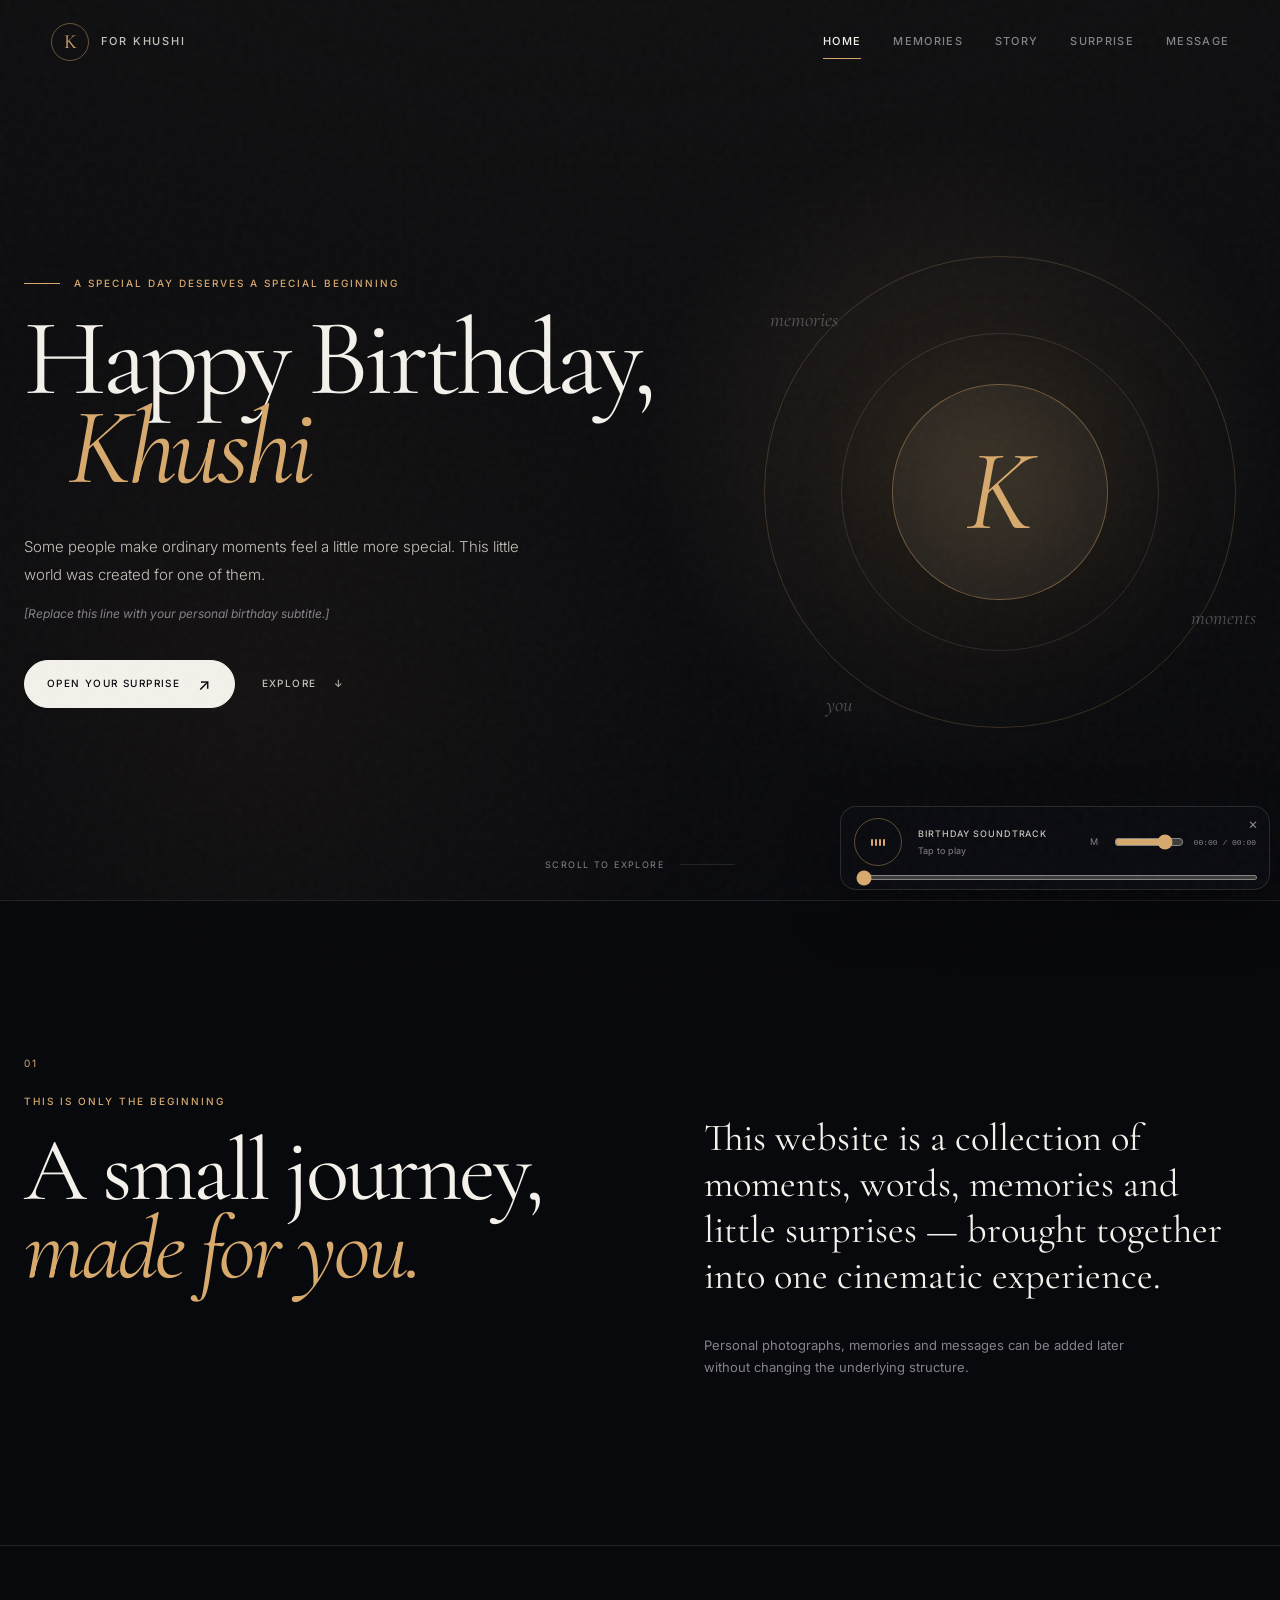
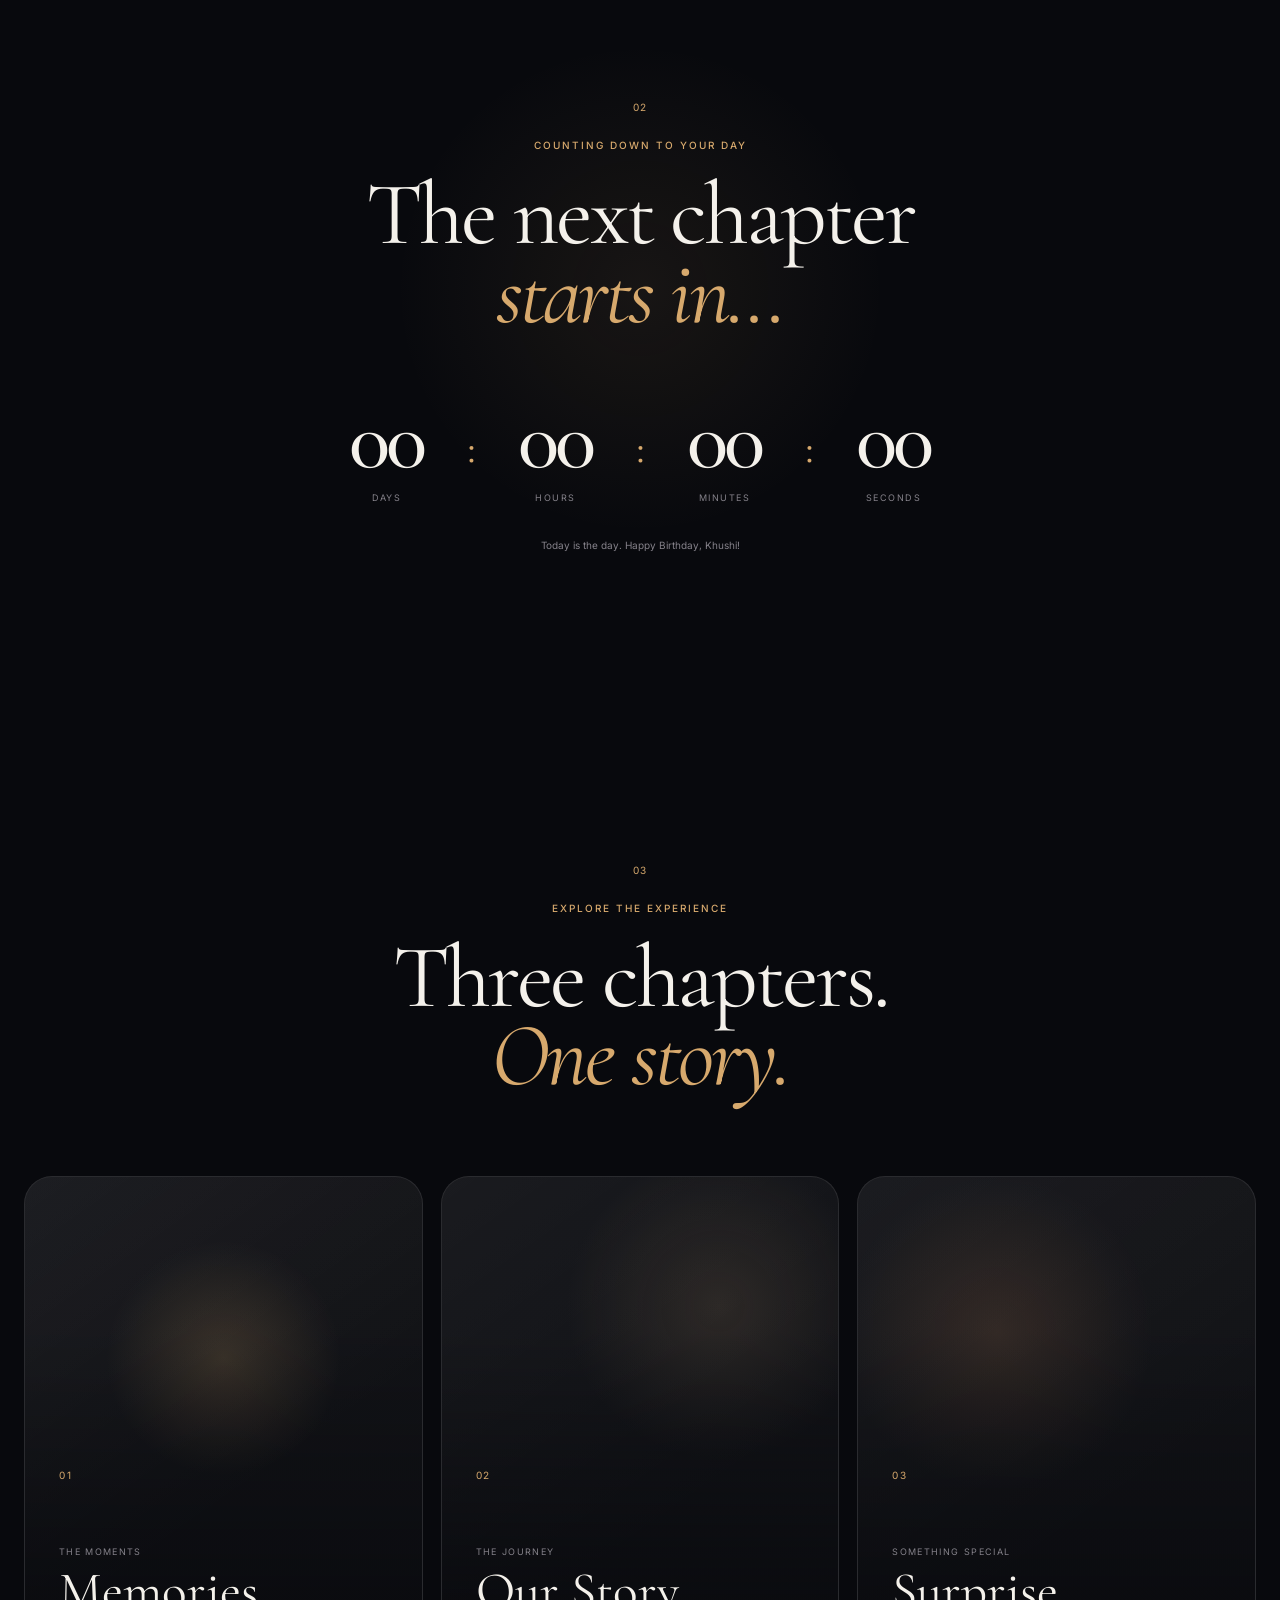
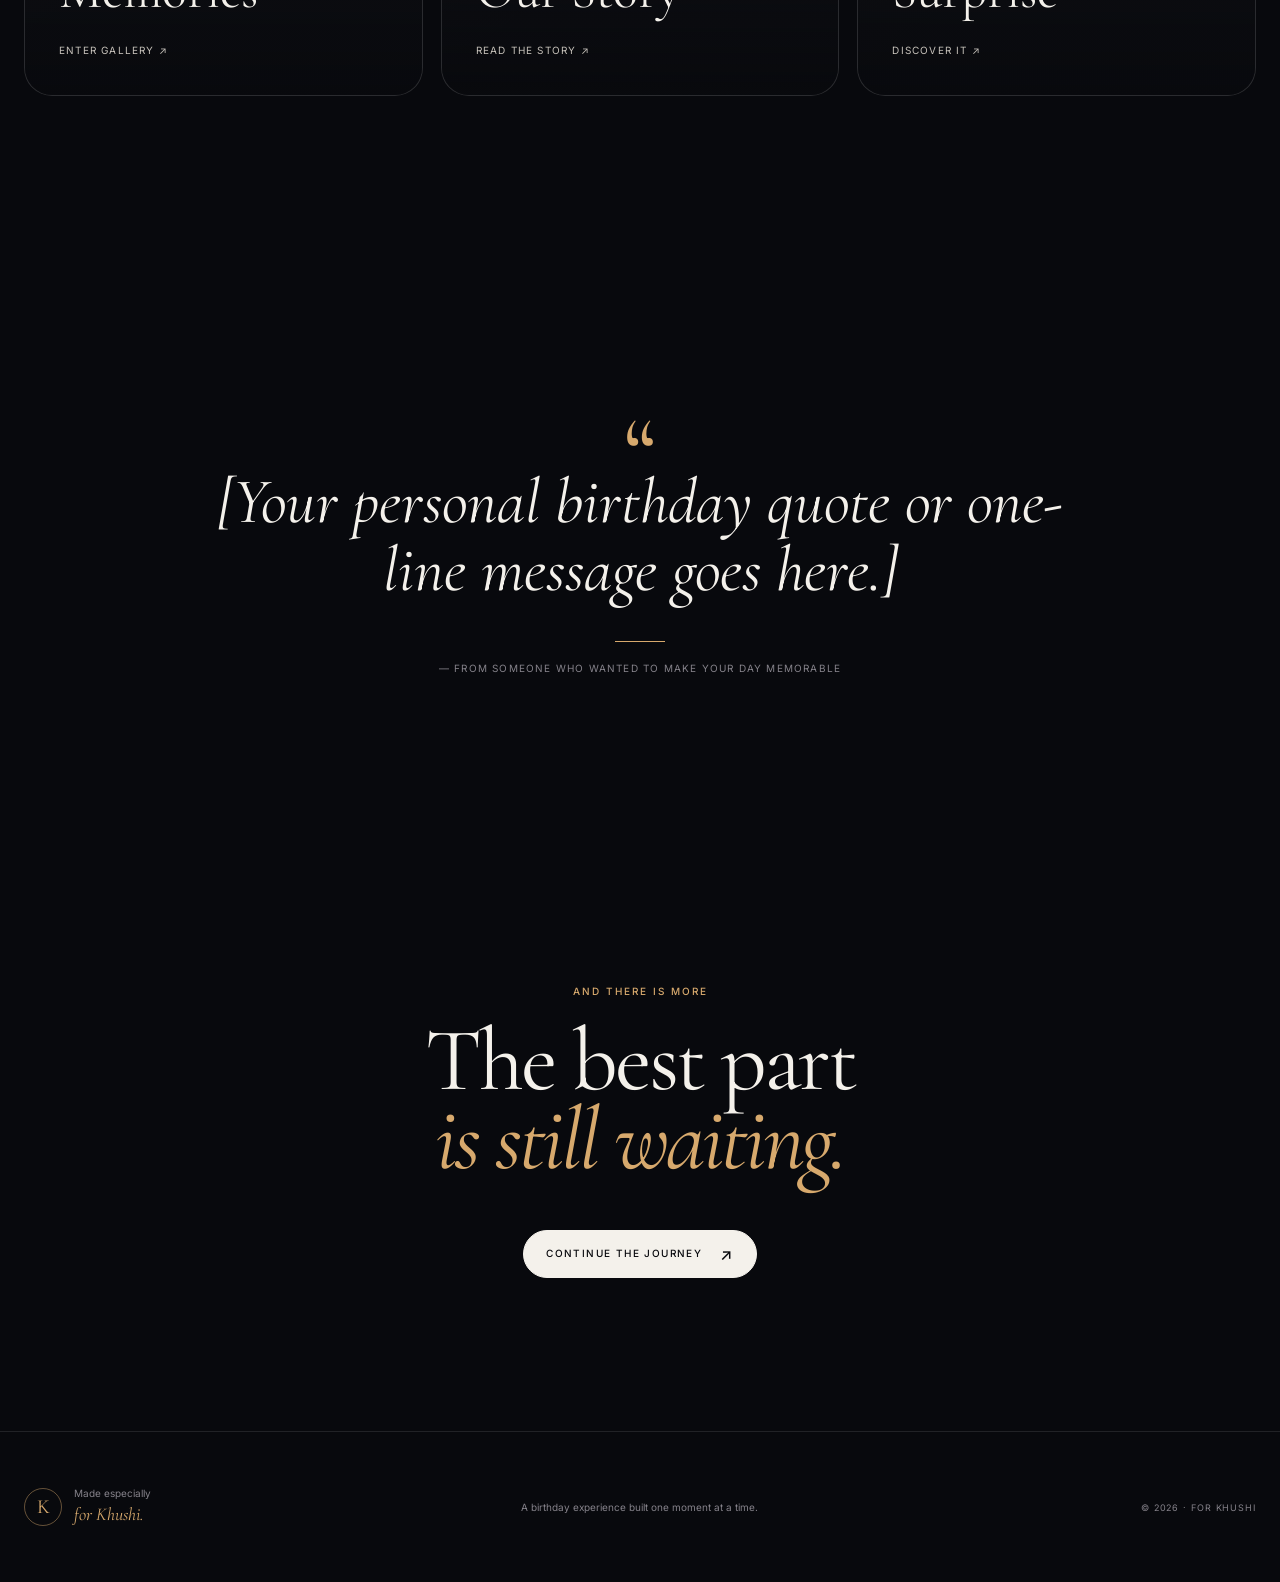
<file: index.html>
<!doctype html>
<html lang="en">
<head>
<meta charset="utf-8"><meta name="viewport" content="width=device-width,initial-scale=1,viewport-fit=cover">
<meta name="description" content="A cinematic birthday experience created especially for Khushi."><meta name="theme-color" content="#08090d">
<title>Happy Birthday, Khushi</title>
<link rel="preconnect" href="https://fonts.googleapis.com"><link rel="preconnect" href="https://fonts.gstatic.com" crossorigin>
<link href="https://fonts.googleapis.com/css2?family=Cormorant+Garamond:wght@400;500;600;700&family=Inter:wght@300;400;500;600&display=swap" rel="stylesheet">
<link rel="stylesheet" href="css/style.css"><link rel="stylesheet" href="css/animations.css">
<script src="https://cdnjs.cloudflare.com/ajax/libs/gsap/3.12.5/gsap.min.js" defer></script><script src="js/animations.js" defer></script><script src="js/main.js" defer></script>
</head>
<body class="is-loading page-home">
<div class="site-loader" id="siteLoader" aria-hidden="true"><div class="loader-content"><span class="loader-eyebrow">A little something for</span><span class="loader-name">Khushi</span><div class="loader-line" aria-hidden="true"><span id="loaderProgress"></span></div></div></div>
<div class="page-transition" id="pageTransition" aria-hidden="true"><span class="transition-mark">K</span></div><div class="page-noise" aria-hidden="true"></div>
<header class="site-header" id="siteHeader"><a href="index.html" class="brand" aria-label="Khushi Birthday Home"><span class="brand-mark">K</span><span class="brand-text">For Khushi</span></a><button class="nav-toggle" id="navToggle" type="button" aria-label="Open navigation" aria-expanded="false"><span></span><span></span></button><nav class="site-nav" id="siteNav" aria-label="Main navigation"><a href="index.html" class="nav-link is-active" aria-current="page">Home</a><a href="memories.html" class="nav-link">Memories</a><a href="story.html" class="nav-link">Story</a><a href="surprise.html" class="nav-link">Surprise</a><a href="message.html" class="nav-link">Message</a></nav></header>
<main>
<section class="hero" id="hero"><div class="hero-grid" aria-hidden="true"></div><div class="hero-content container"><div class="hero-copy reveal-on-load"><p class="eyebrow"><span class="eyebrow-line"></span>A special day deserves a special beginning</p><h1 class="hero-title">Happy Birthday,<span>Khushi</span></h1><p class="hero-subtitle">Some people make ordinary moments feel a little more special. This little world was created for one of them.</p><p class="personal-placeholder">[Replace this line with your personal birthday subtitle.]</p><div class="hero-actions"><a href="surprise.html" class="button button--primary"><span>Open Your Surprise</span><span class="button-arrow">↗</span></a><a href="#explore" class="button button--text">Explore <span>↓</span></a></div></div><div class="hero-visual" aria-hidden="true"><div class="hero-ring hero-ring--outer"></div><div class="hero-ring hero-ring--inner"></div><div class="hero-glow"></div><div class="hero-monogram"><span>K</span></div><div class="floating-word floating-word--one">memories</div><div class="floating-word floating-word--two">moments</div><div class="floating-word floating-word--three">you</div></div></div><a href="#explore" class="scroll-indicator" aria-label="Scroll down"><span class="scroll-label">Scroll to explore</span><span class="scroll-line"></span></a></section>
<section class="intro-section section" id="explore"><div class="container intro-layout"><div class="section-heading reveal"><span class="section-number">01</span><p class="eyebrow">This is only the beginning</p><h2>A small journey,<br><em>made for you.</em></h2></div><div class="intro-copy reveal"><p class="large-copy">This website is a collection of moments, words, memories and little surprises — brought together into one cinematic experience.</p><p class="muted-copy">Personal photographs, memories and messages can be added later without changing the underlying structure.</p></div></div></section>
<section class="countdown-section section"><div class="container countdown-wrap reveal"><div class="section-heading section-heading--center"><span class="section-number">02</span><p class="eyebrow">Counting down to your day</p><h2>The next chapter<br><em>starts in...</em></h2></div><div class="countdown" id="birthdayCountdown" data-birthday="2026-10-08T00:00:00+05:30" aria-label="Countdown to Khushi's birthday"><div class="countdown-item"><strong data-unit="days">00</strong><span>Days</span></div><div class="countdown-divider" aria-hidden="true">:</div><div class="countdown-item"><strong data-unit="hours">00</strong><span>Hours</span></div><div class="countdown-divider" aria-hidden="true">:</div><div class="countdown-item"><strong data-unit="minutes">00</strong><span>Minutes</span></div><div class="countdown-divider" aria-hidden="true">:</div><div class="countdown-item"><strong data-unit="seconds">00</strong><span>Seconds</span></div></div><p class="countdown-note" id="countdownNote" aria-live="polite">[Change the birthday date in the data-birthday attribute when needed.]</p></div></section>
<section class="preview-section section"><div class="container"><div class="section-heading section-heading--center reveal"><span class="section-number">03</span><p class="eyebrow">Explore the experience</p><h2>Three chapters.<br><em>One story.</em></h2></div><div class="preview-grid"><a href="memories.html" class="preview-card reveal"><div class="preview-card-bg"></div><div class="preview-card-content"><span class="preview-number">01</span><p class="preview-label">The moments</p><h3>Memories</h3><span class="preview-link">Enter gallery ↗</span></div></a><a href="story.html" class="preview-card reveal"><div class="preview-card-bg"></div><div class="preview-card-content"><span class="preview-number">02</span><p class="preview-label">The journey</p><h3>Our Story</h3><span class="preview-link">Read the story ↗</span></div></a><a href="surprise.html" class="preview-card reveal"><div class="preview-card-bg"></div><div class="preview-card-content"><span class="preview-number">03</span><p class="preview-label">Something special</p><h3>Surprise</h3><span class="preview-link">Discover it ↗</span></div></a></div></div></section>
<section class="quote-section section"><div class="container"><div class="quote-block reveal"><span class="quote-mark">“</span><blockquote>[Your personal birthday quote or one-line message goes here.]</blockquote><div class="quote-line"></div><p>— From someone who wanted to make your day memorable</p></div></div></section>
<section class="closing-section section"><div class="container closing-content reveal"><p class="eyebrow">And there is more</p><h2>The best part<br><em>is still waiting.</em></h2><a href="surprise.html" class="button button--primary">Continue the journey <span class="button-arrow">↗</span></a></div></section>
</main>
<footer class="site-footer"><div class="container footer-inner"><div class="footer-brand"><span class="brand-mark">K</span><span>Made especially<br><em>for Khushi.</em></span></div><p class="footer-note">A birthday experience built one moment at a time.</p><p class="footer-copy">© <span id="currentYear"></span> · For Khushi</p></div></footer>
<div class="music-player" id="musicPlayer" aria-label="Birthday music player">
  <audio id="birthdayAudio" preload="none" data-src="music/birthday.mp3"></audio>
  <button class="music-main" id="musicToggle" type="button" aria-label="Play birthday music" aria-pressed="false">
    <span class="music-bars" aria-hidden="true"><i></i><i></i><i></i><i></i></span>
  </button>
  <div class="music-meta"><span class="music-title">Birthday soundtrack</span><span class="music-status" id="musicStatus">Tap to play</span></div>
  <div class="music-controls">
    <button type="button" id="musicMute" aria-label="Mute music">M</button>
    <input id="musicVolume" type="range" min="0" max="1" step="0.01" value="0.8" aria-label="Volume">
    <span id="musicTime">00:00 / 00:00</span>
  </div>
  <input class="music-progress" id="musicProgress" type="range" min="0" max="100" step="0.1" value="0" aria-label="Music progress">
  <button class="music-close" id="musicClose" type="button" aria-label="Minimize music player">×</button>
</div>
</body></html>
</file>
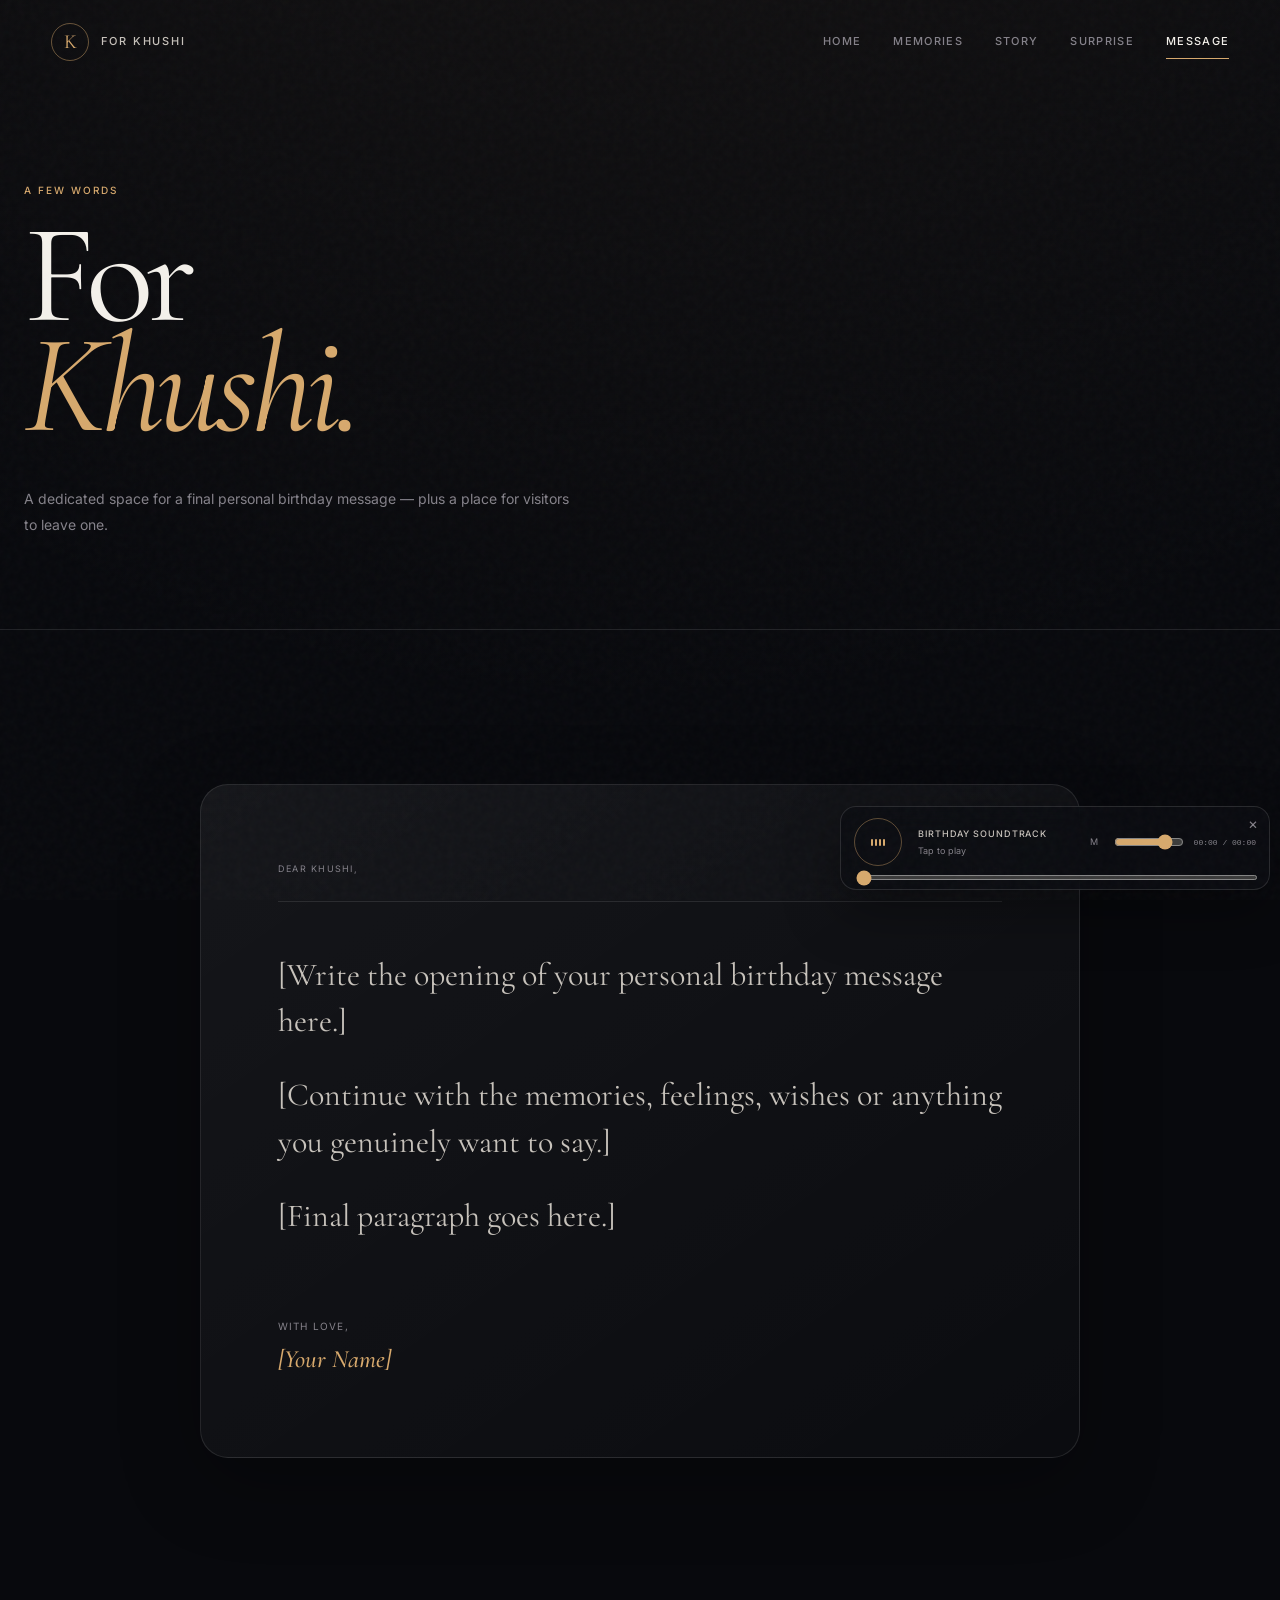
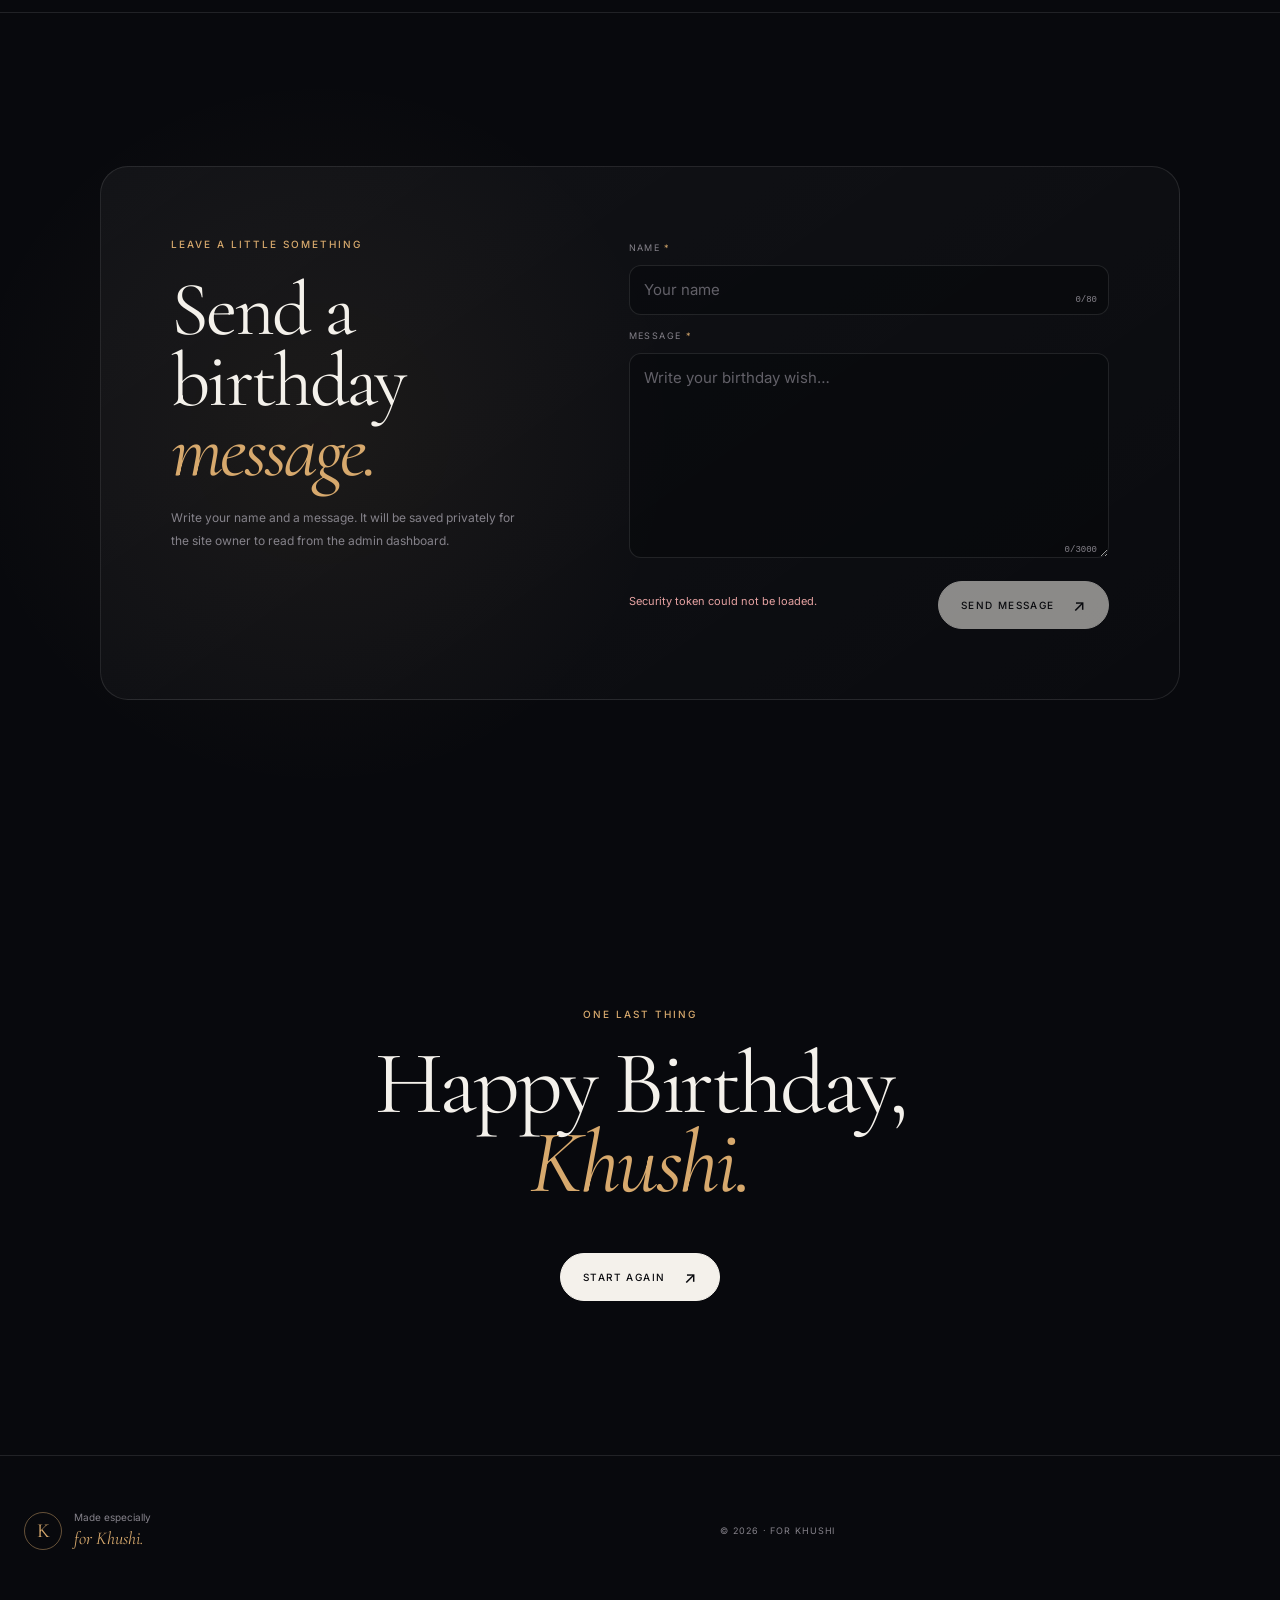
<file: message.html>
<!doctype html>
<html lang="en">
<head>
<meta charset="utf-8"><meta name="viewport" content="width=device-width,initial-scale=1,viewport-fit=cover">
<meta name="description" content="A personal birthday message for Khushi."><meta name="theme-color" content="#08090d">
<title>A Message · Khushi</title>
<link rel="preconnect" href="https://fonts.googleapis.com"><link rel="preconnect" href="https://fonts.gstatic.com" crossorigin>
<link href="https://fonts.googleapis.com/css2?family=Cormorant+Garamond:wght@400;500;600;700&family=Inter:wght@300;400;500;600&display=swap" rel="stylesheet">
<link rel="stylesheet" href="css/style.css"><link rel="stylesheet" href="css/animations.css">
<script src="js/animations.js" defer></script><script src="js/main.js" defer></script>
</head>
<body class="page-message">
<div class="page-transition" id="pageTransition" aria-hidden="true"><span class="transition-mark">K</span></div><div class="page-noise" aria-hidden="true"></div>
<header class="site-header"><a href="index.html" class="brand"><span class="brand-mark">K</span><span class="brand-text">For Khushi</span></a><button class="nav-toggle" id="navToggle" type="button" aria-label="Open navigation" aria-expanded="false"><span></span><span></span></button><nav class="site-nav" id="siteNav" aria-label="Main navigation"><a href="index.html" class="nav-link">Home</a><a href="memories.html" class="nav-link">Memories</a><a href="story.html" class="nav-link">Story</a><a href="surprise.html" class="nav-link">Surprise</a><a href="message.html" class="nav-link is-active" aria-current="page">Message</a></nav></header>
<main>
<section class="page-hero message-hero"><div class="container"><p class="eyebrow reveal">A few words</p><h1 class="page-title reveal">For<br><em>Khushi.</em></h1><p class="page-intro reveal">A dedicated space for a final personal birthday message — plus a place for visitors to leave one.</p></div></section>
<section class="message-section section"><div class="container"><article class="message-card reveal"><div class="message-card-top"><span>Dear Khushi,</span><span>[DATE]</span></div><div class="message-body"><p>[Write the opening of your personal birthday message here.]</p><p>[Continue with the memories, feelings, wishes or anything you genuinely want to say.]</p><p>[Final paragraph goes here.]</p></div><div class="message-signature"><span>With love,</span><strong>[Your Name]</strong></div></article></div></section>
<section class="message-form-section section"><div class="container"><div class="message-form-shell reveal"><div class="message-form-copy"><p class="eyebrow">Leave a little something</p><h2>Send a birthday<br><em>message.</em></h2><p>Write your name and a message. It will be saved privately for the site owner to read from the admin dashboard.</p></div><form class="birthday-message-form" id="birthdayMessageForm" novalidate aria-describedby="messageFormStatus">
<input type="hidden" id="messageCsrf" name="csrf">
<label for="messageName">Name<span aria-hidden="true">*</span></label>
<div class="field-wrap"><input id="messageName" name="name" type="text" maxlength="80" autocomplete="name" required placeholder="Your name" aria-describedby="messageNameCount"><span class="field-count" id="messageNameCount">0/80</span></div>
<label for="messageText">Message<span aria-hidden="true">*</span></label>
<div class="field-wrap"><textarea id="messageText" name="message" maxlength="3000" rows="7" required placeholder="Write your birthday wish…" aria-describedby="messageMessageCount"></textarea><span class="field-count" id="messageMessageCount">0/3000</span></div>
<div class="message-form-bottom"><p class="form-status" id="messageFormStatus" role="status" aria-live="polite"></p><button class="button button--primary" id="messageSubmit" type="submit" disabled><span>Send message</span><span class="button-arrow">↗</span></button></div>
</form></div></div></section>
<section class="closing-section section"><div class="container closing-content reveal"><p class="eyebrow">One last thing</p><h2>Happy Birthday,<br><em>Khushi.</em></h2><a href="index.html" class="button button--primary">Start again <span class="button-arrow">↗</span></a></div></section>
</main>
<footer class="site-footer"><div class="container footer-inner"><div class="footer-brand"><span class="brand-mark">K</span><span>Made especially<br><em>for Khushi.</em></span></div><p class="footer-copy">© <span id="currentYear"></span> · For Khushi</p></div></footer>
<div class="music-player" id="musicPlayer" aria-label="Birthday music player">
  <audio id="birthdayAudio" preload="none" data-src="music/birthday.mp3"></audio>
  <button class="music-main" id="musicToggle" type="button" aria-label="Play birthday music" aria-pressed="false">
    <span class="music-bars" aria-hidden="true"><i></i><i></i><i></i><i></i></span>
  </button>
  <div class="music-meta"><span class="music-title">Birthday soundtrack</span><span class="music-status" id="musicStatus">Tap to play</span></div>
  <div class="music-controls">
    <button type="button" id="musicMute" aria-label="Mute music">M</button>
    <input id="musicVolume" type="range" min="0" max="1" step="0.01" value="0.8" aria-label="Volume">
    <span id="musicTime">00:00 / 00:00</span>
  </div>
  <input class="music-progress" id="musicProgress" type="range" min="0" max="100" step="0.1" value="0" aria-label="Music progress">
  <button class="music-close" id="musicClose" type="button" aria-label="Minimize music player">×</button>
</div>
</body></html>
</file>
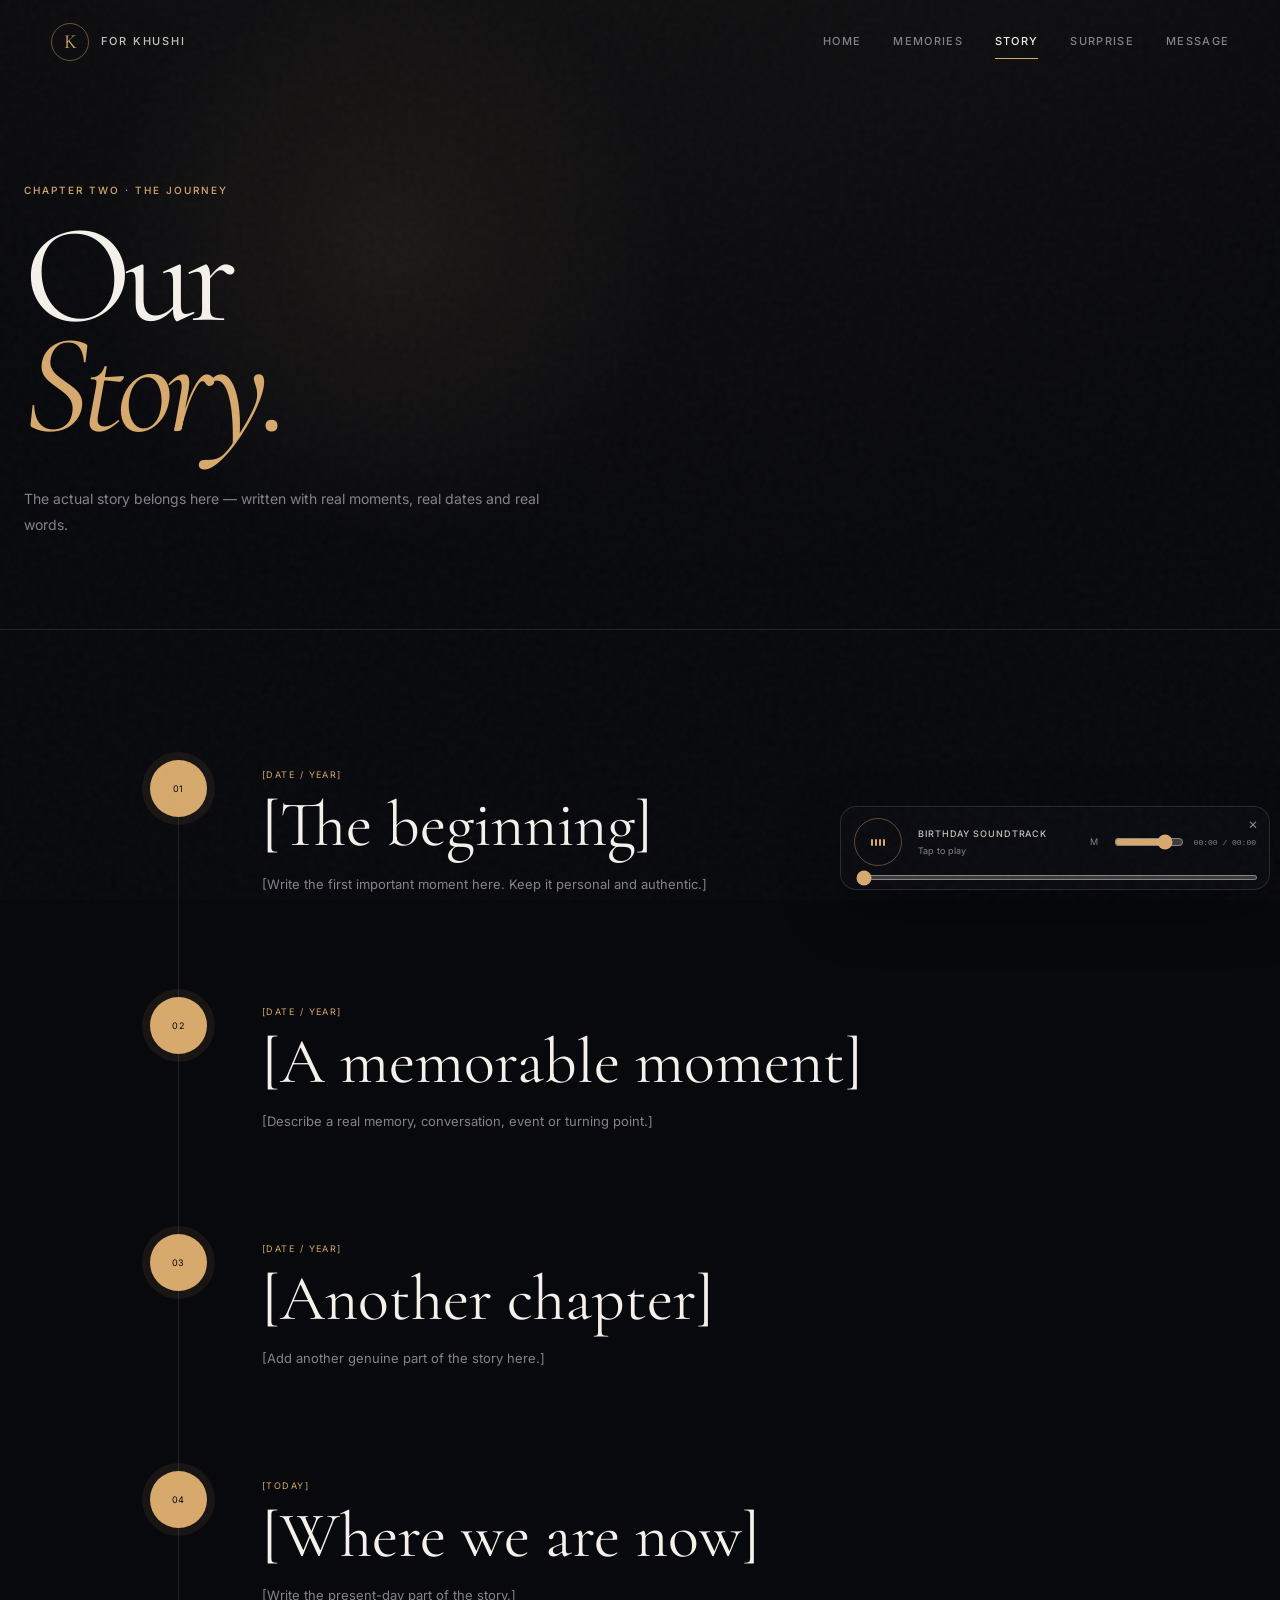
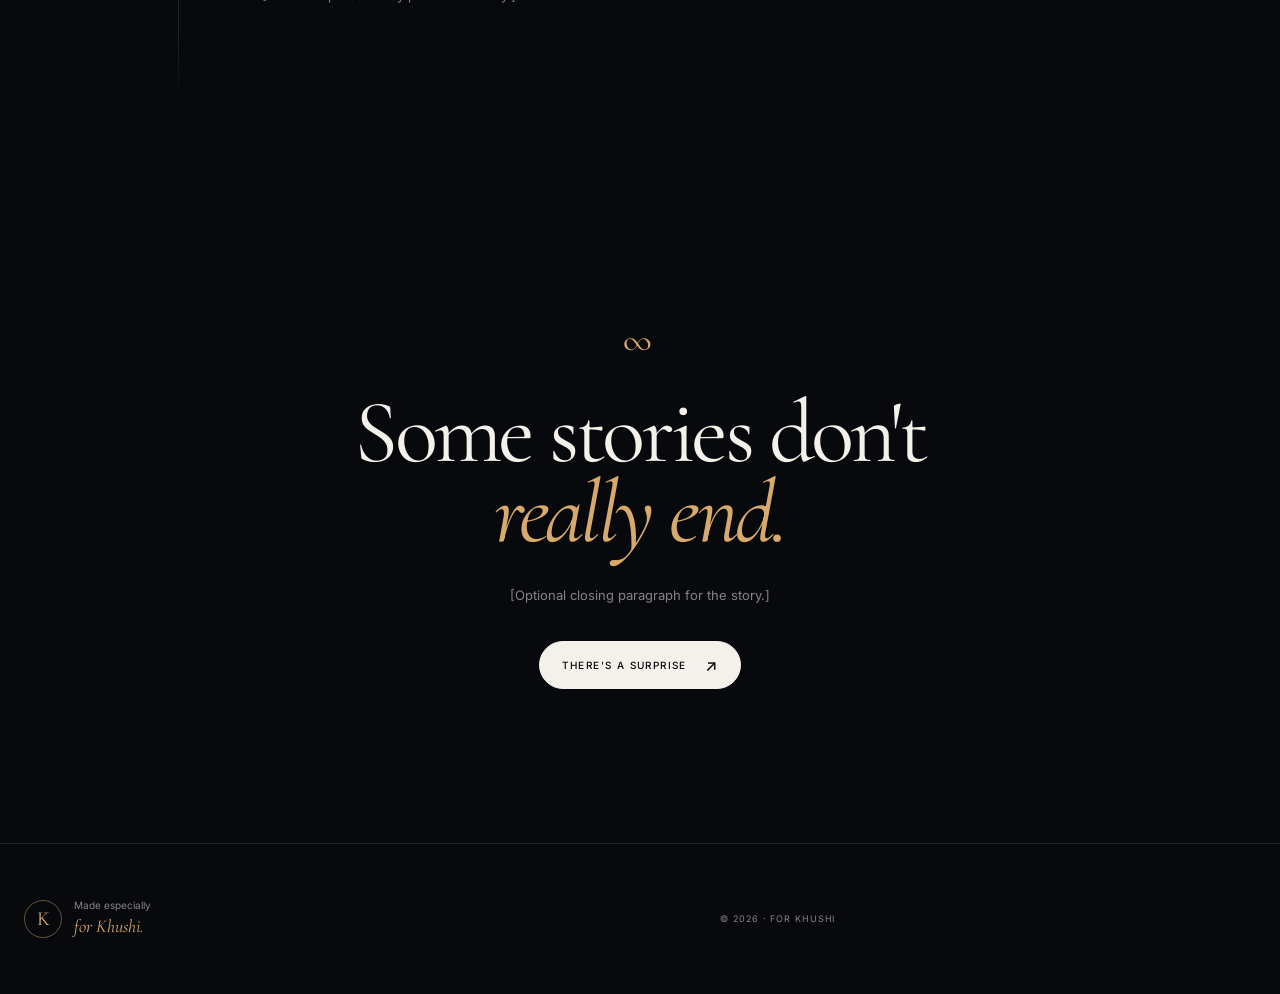
<file: story.html>
<!doctype html>
<html lang="en">
<head>
<meta charset="utf-8">
<meta name="viewport" content="width=device-width,initial-scale=1,viewport-fit=cover">
<meta name="description" content="The story behind the moments created for Khushi.">
<meta name="theme-color" content="#08090d">
<title>Our Story · Khushi</title>
<link rel="preconnect" href="https://fonts.googleapis.com">
<link rel="preconnect" href="https://fonts.gstatic.com" crossorigin>
<link href="https://fonts.googleapis.com/css2?family=Cormorant+Garamond:wght@400;500;600;700&family=Inter:wght@300;400;500;600&display=swap" rel="stylesheet">
<link rel="stylesheet" href="css/style.css"><link rel="stylesheet" href="css/animations.css"><link rel="stylesheet" href="css/story.css">
<script src="js/animations.js" defer></script><script src="js/main.js" defer></script><script src="js/story.js" defer></script>
</head>
<body class="page-story">
<div class="page-transition" id="pageTransition" aria-hidden="true"><span class="transition-mark">K</span></div><div class="page-noise" aria-hidden="true"></div>
<header class="site-header"><a href="index.html" class="brand"><span class="brand-mark">K</span><span class="brand-text">For Khushi</span></a><button class="nav-toggle" id="navToggle" type="button" aria-label="Open navigation" aria-expanded="false"><span></span><span></span></button><nav class="site-nav" id="siteNav" aria-label="Main navigation"><a href="index.html" class="nav-link">Home</a><a href="memories.html" class="nav-link">Memories</a><a href="story.html" class="nav-link is-active">Story</a><a href="surprise.html" class="nav-link">Surprise</a><a href="message.html" class="nav-link">Message</a></nav></header>
<main>
<section class="page-hero story-hero"><div class="container"><p class="eyebrow reveal">Chapter two · The journey</p><h1 class="page-title reveal">Our<br><em>Story.</em></h1><p class="page-intro reveal">The actual story belongs here — written with real moments, real dates and real words.</p></div></section>
<section class="story-timeline section"><div class="container"><div class="story-progress" id="storyProgress" aria-hidden="true"><span></span></div><div class="timeline" id="storyTimeline">
<article class="timeline-item reveal" data-story-step="0"><button class="timeline-marker" type="button" aria-label="Open story chapter 1" aria-expanded="false" aria-controls="story-extra-1"><span>01</span></button><div class="timeline-content"><span class="timeline-date">[DATE / YEAR]</span><h2>[The beginning]</h2><p>[Write the first important moment here. Keep it personal and authentic.]</p><div class="timeline-extra" id="story-extra-1"><div class="timeline-extra-inner">[Optional longer story passage or a related detail.]</div></div></div></article>
<article class="timeline-item reveal" data-story-step="1"><button class="timeline-marker" type="button" aria-label="Open story chapter 2" aria-expanded="false" aria-controls="story-extra-2"><span>02</span></button><div class="timeline-content"><span class="timeline-date">[DATE / YEAR]</span><h2>[A memorable moment]</h2><p>[Describe a real memory, conversation, event or turning point.]</p><div class="timeline-extra" id="story-extra-2"><div class="timeline-extra-inner">[Optional longer story passage or a related detail.]</div></div></div></article>
<article class="timeline-item reveal" data-story-step="2"><button class="timeline-marker" type="button" aria-label="Open story chapter 3" aria-expanded="false" aria-controls="story-extra-3"><span>03</span></button><div class="timeline-content"><span class="timeline-date">[DATE / YEAR]</span><h2>[Another chapter]</h2><p>[Add another genuine part of the story here.]</p><div class="timeline-extra" id="story-extra-3"><div class="timeline-extra-inner">[Optional longer story passage or a related detail.]</div></div></div></article>
<article class="timeline-item reveal" data-story-step="3"><button class="timeline-marker" type="button" aria-label="Open story chapter 4" aria-expanded="false" aria-controls="story-extra-4"><span>04</span></button><div class="timeline-content"><span class="timeline-date">[TODAY]</span><h2>[Where we are now]</h2><p>[Write the present-day part of the story.]</p><div class="timeline-extra" id="story-extra-4"><div class="timeline-extra-inner">[Optional longer story passage or a related detail.]</div></div></div></article>
</div></div></section>
<section class="story-ending section"><div class="container"><div class="story-ending-content reveal"><span class="section-number">∞</span><h2>Some stories don't<br><em>really end.</em></h2><p>[Optional closing paragraph for the story.]</p><a href="surprise.html" class="button button--primary">There's a surprise <span class="button-arrow">↗</span></a></div></div></section>
</main>
<footer class="site-footer"><div class="container footer-inner"><div class="footer-brand"><span class="brand-mark">K</span><span>Made especially<br><em>for Khushi.</em></span></div><p class="footer-copy">© <span id="currentYear"></span> · For Khushi</p></div></footer>
<div class="music-player" id="musicPlayer" aria-label="Birthday music player">
  <audio id="birthdayAudio" preload="none" data-src="music/birthday.mp3"></audio>
  <button class="music-main" id="musicToggle" type="button" aria-label="Play birthday music" aria-pressed="false">
    <span class="music-bars" aria-hidden="true"><i></i><i></i><i></i><i></i></span>
  </button>
  <div class="music-meta"><span class="music-title">Birthday soundtrack</span><span class="music-status" id="musicStatus">Tap to play</span></div>
  <div class="music-controls">
    <button type="button" id="musicMute" aria-label="Mute music">M</button>
    <input id="musicVolume" type="range" min="0" max="1" step="0.01" value="0.8" aria-label="Volume">
    <span id="musicTime">00:00 / 00:00</span>
  </div>
  <input class="music-progress" id="musicProgress" type="range" min="0" max="100" step="0.1" value="0" aria-label="Music progress">
  <button class="music-close" id="musicClose" type="button" aria-label="Minimize music player">×</button>
</div>
</body></html>
</file>
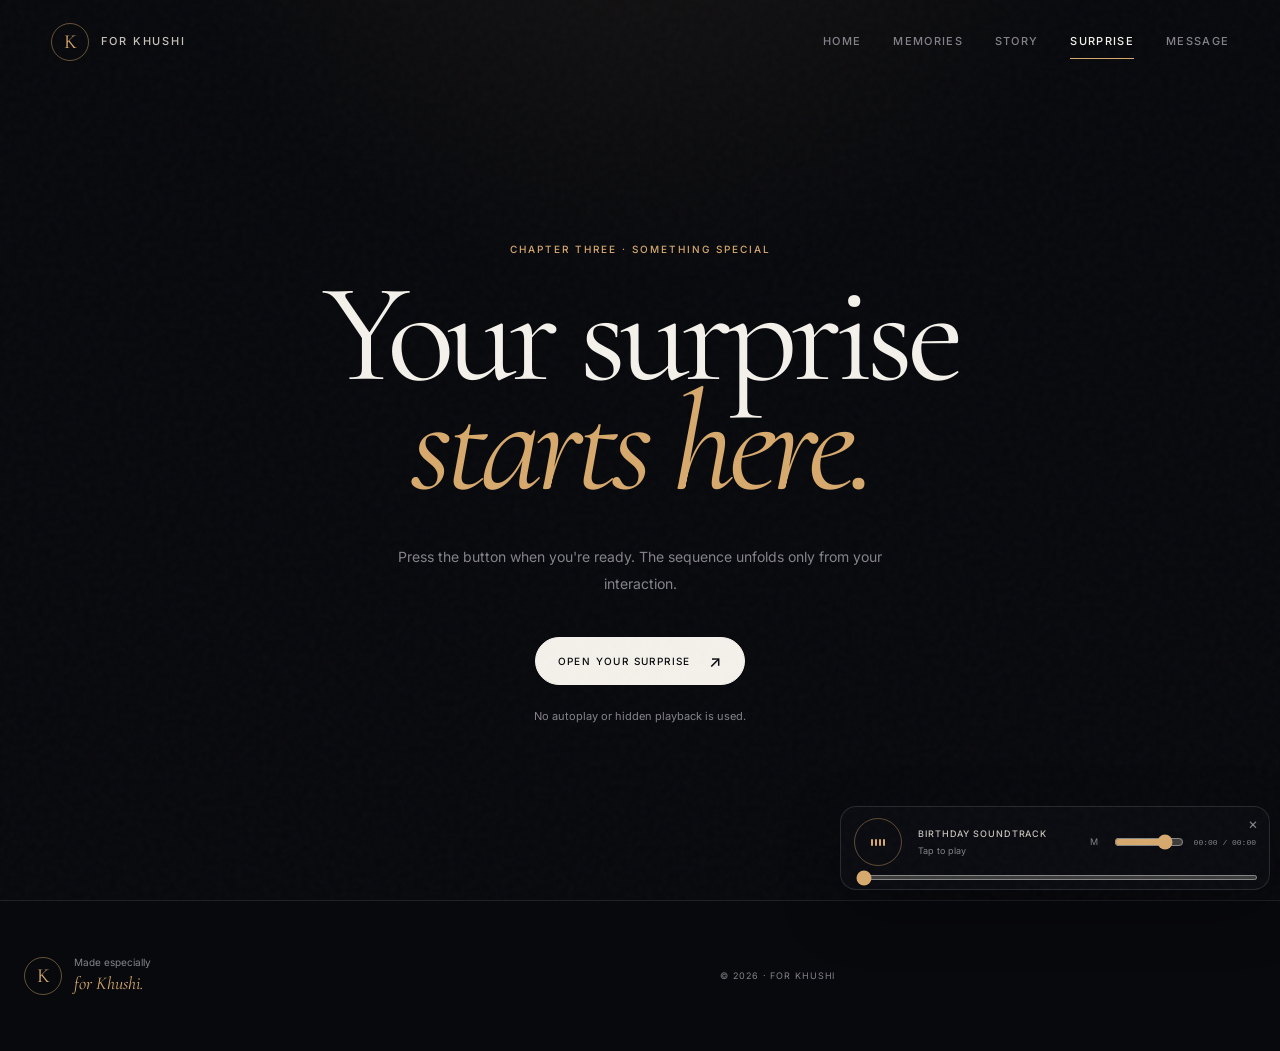
<file: surprise.html>
<!doctype html>
<html lang="en">
<head>
<meta charset="utf-8"><meta name="viewport" content="width=device-width,initial-scale=1,viewport-fit=cover">
<meta name="description" content="A special birthday surprise for Khushi."><meta name="theme-color" content="#08090d">
<title>Your Surprise · Khushi</title>
<link rel="preconnect" href="https://fonts.googleapis.com"><link rel="preconnect" href="https://fonts.gstatic.com" crossorigin>
<link href="https://fonts.googleapis.com/css2?family=Cormorant+Garamond:wght@400;500;600;700&family=Inter:wght@300;400;500;600&display=swap" rel="stylesheet">
<link rel="stylesheet" href="css/style.css"><link rel="stylesheet" href="css/animations.css">
<script src="https://cdnjs.cloudflare.com/ajax/libs/gsap/3.12.5/gsap.min.js" defer></script><script src="js/animations.js" defer></script><script src="js/main.js" defer></script><script src="js/surprise.js" defer></script>
</head>
<body class="page-surprise">
<div class="page-transition" id="pageTransition" aria-hidden="true"><span class="transition-mark">K</span></div><div class="page-noise" aria-hidden="true"></div>
<header class="site-header"><a href="index.html" class="brand"><span class="brand-mark">K</span><span class="brand-text">For Khushi</span></a><button class="nav-toggle" id="navToggle" type="button" aria-label="Open navigation" aria-expanded="false"><span></span><span></span></button><nav class="site-nav" id="siteNav" aria-label="Main navigation"><a href="index.html" class="nav-link">Home</a><a href="memories.html" class="nav-link">Memories</a><a href="story.html" class="nav-link">Story</a><a href="surprise.html" class="nav-link is-active" aria-current="page">Surprise</a><a href="message.html" class="nav-link">Message</a></nav></header>
<main>
<section class="fullscreen-intro" id="surpriseIntro"><div class="container fullscreen-content"><p class="eyebrow reveal">Chapter three · Something special</p><h1 class="page-title reveal">Your surprise<br><em>starts here.</em></h1><p class="page-intro reveal">Press the button when you're ready. The sequence unfolds only from your interaction.</p><button class="button button--primary reveal" type="button" id="surpriseButton"><span>Open Your Surprise</span><span class="button-arrow">↗</span></button><p class="interaction-note" id="surpriseNote" aria-live="polite">No autoplay or hidden playback is used.</p></div></section>
<section class="surprise-stage" id="surpriseStage" aria-hidden="true" role="dialog" aria-modal="true" aria-labelledby="surpriseTitle"><div class="surprise-orb orb-one" aria-hidden="true"></div><div class="surprise-orb orb-two" aria-hidden="true"></div><div class="surprise-particles" id="surpriseParticles" aria-hidden="true"></div><div class="surprise-content"><p class="surprise-kicker" id="surpriseKicker">A moment for you</p><h2 id="surpriseTitle">Happy Birthday,<br><em>Khushi.</em></h2><div class="surprise-photo-frame"><img id="surprisePhoto" data-src="images/memories/photo-01.jpg" alt="Personal memory placeholder" loading="eager" decoding="async"><div class="surprise-photo-placeholder">[Personal photo<br>placeholder]</div></div><p class="surprise-message" id="surpriseMessage">[Your final birthday message will appear here.]</p><div class="surprise-actions"><button class="button button--primary" type="button" id="replaySurprise">Replay the moment</button><a href="message.html" class="button button--text">Read the full message ↗</a></div></div><button class="surprise-exit" id="surpriseExit" type="button" aria-label="Close surprise">×</button></section>
</main>
<footer class="site-footer"><div class="container footer-inner"><div class="footer-brand"><span class="brand-mark">K</span><span>Made especially<br><em>for Khushi.</em></span></div><p class="footer-copy">© <span id="currentYear"></span> · For Khushi</p></div></footer>
<div class="music-player" id="musicPlayer" aria-label="Birthday music player">
  <audio id="birthdayAudio" preload="none" data-src="music/birthday.mp3"></audio>
  <button class="music-main" id="musicToggle" type="button" aria-label="Play birthday music" aria-pressed="false">
    <span class="music-bars" aria-hidden="true"><i></i><i></i><i></i><i></i></span>
  </button>
  <div class="music-meta"><span class="music-title">Birthday soundtrack</span><span class="music-status" id="musicStatus">Tap to play</span></div>
  <div class="music-controls">
    <button type="button" id="musicMute" aria-label="Mute music">M</button>
    <input id="musicVolume" type="range" min="0" max="1" step="0.01" value="0.8" aria-label="Volume">
    <span id="musicTime">00:00 / 00:00</span>
  </div>
  <input class="music-progress" id="musicProgress" type="range" min="0" max="100" step="0.1" value="0" aria-label="Music progress">
  <button class="music-close" id="musicClose" type="button" aria-label="Minimize music player">×</button>
</div>
</body></html>
</file>
<file: css/style.css>
:root{
--color-bg:#08090d;--color-bg-soft:#0d0f15;--color-surface:rgba(255,255,255,.045);--color-text:#f4f1eb;--color-text-soft:#c7c2bb;--color-muted:#85828a;--color-accent:#d7a96d;--color-line:rgba(255,255,255,.1);
--font-display:"Cormorant Garamond",Georgia,serif;--font-body:"Inter",Arial,sans-serif;--container:1240px;--header-height:84px;--radius-md:18px;--radius-lg:28px;--ease:cubic-bezier(.22,1,.36,1);
}
*,*::before,*::after{box-sizing:border-box}html{scroll-behavior:smooth;background:var(--color-bg)}body{margin:0;min-width:320px;background:radial-gradient(circle at 50% -20%,rgba(215,169,109,.08),transparent 35%),var(--color-bg);color:var(--color-text);font-family:var(--font-body);font-size:15px;line-height:1.7;overflow-x:hidden}body.is-loading{overflow:hidden}body.nav-open{overflow:hidden}a{color:inherit;text-decoration:none}button{font:inherit}::selection{background:var(--color-accent);color:var(--color-bg)}:focus-visible{outline:2px solid var(--color-accent);outline-offset:5px}
.container{width:min(calc(100% - 48px),var(--container));margin-inline:auto}.section{position:relative;padding-block:clamp(90px,12vw,180px)}
.page-noise{position:fixed;inset:0;z-index:100;pointer-events:none;opacity:.035;background-image:url("data:image/svg+xml,%3Csvg viewBox='0 0 160 160' xmlns='http://www.w3.org/2000/svg'%3E%3Cfilter id='n'%3E%3CfeTurbulence type='fractalNoise' baseFrequency='.85' numOctaves='4' stitchTiles='stitch'/%3E%3C/filter%3E%3Crect width='100%25' height='100%25' filter='url(%23n)' opacity='.8'/%3E%3C/svg%3E")}
.site-header{position:fixed;top:0;left:0;right:0;z-index:90;height:var(--header-height);padding-inline:clamp(20px,4vw,54px);display:flex;align-items:center;justify-content:space-between;border-bottom:1px solid transparent;transition:background .45s ease,border-color .45s ease,backdrop-filter .45s ease}.site-header.is-scrolled{background:rgba(8,9,13,.72);border-color:var(--color-line);backdrop-filter:blur(18px)}
.brand{display:inline-flex;align-items:center;gap:12px;z-index:2}.brand-mark{width:38px;height:38px;display:grid;place-items:center;border:1px solid rgba(215,169,109,.45);border-radius:50%;color:var(--color-accent);font-family:var(--font-display);font-size:20px;line-height:1}.brand-text{color:var(--color-text-soft);font-size:11px;font-weight:500;letter-spacing:.17em;text-transform:uppercase}
.site-nav{display:flex;align-items:center;gap:clamp(18px,2.5vw,40px)}.nav-link{position:relative;padding-block:8px;color:var(--color-muted);font-size:11px;font-weight:500;letter-spacing:.12em;text-transform:uppercase;transition:color .3s}.nav-link::after{content:"";position:absolute;left:0;bottom:0;width:0;height:1px;background:var(--color-accent);transition:width .35s var(--ease)}.nav-link:hover,.nav-link.is-active{color:var(--color-text)}.nav-link:hover::after,.nav-link.is-active::after{width:100%}.nav-toggle{display:none;width:42px;height:42px;padding:0;border:0;background:transparent;cursor:pointer}.nav-toggle span{display:block;width:22px;height:1px;margin:5px auto;background:var(--color-text);transition:transform .35s var(--ease)}
.hero{position:relative;min-height:100svh;overflow:hidden;display:flex;align-items:center;isolation:isolate}.hero::before{content:"";position:absolute;inset:0;background:radial-gradient(circle at 75% 50%,rgba(215,169,109,.12),transparent 30%),radial-gradient(circle at 20% 80%,rgba(112,81,55,.1),transparent 35%);pointer-events:none}.hero-grid{position:absolute;inset:0;opacity:.2;background-image:linear-gradient(rgba(255,255,255,.035) 1px,transparent 1px),linear-gradient(90deg,rgba(255,255,255,.035) 1px,transparent 1px);background-size:80px 80px;mask-image:linear-gradient(to bottom,transparent,black 20%,black 75%,transparent)}
.hero-content{position:relative;z-index:2;display:grid;grid-template-columns:minmax(0,1.1fr) minmax(360px,.9fr);align-items:center;gap:6vw;padding-top:var(--header-height)}.hero-copy{max-width:720px}.eyebrow{display:flex;align-items:center;gap:14px;margin:0 0 24px;color:var(--color-accent);font-size:10px;font-weight:500;letter-spacing:.2em;line-height:1.4;text-transform:uppercase}.eyebrow-line{width:36px;height:1px;background:var(--color-accent)}
.hero-title{margin:0;font-family:var(--font-display);font-size:clamp(64px,8.5vw,138px);font-weight:400;letter-spacing:-.045em;line-height:.82}.hero-title span{display:block;padding-left:.4em;color:var(--color-accent);font-style:italic}.hero-subtitle{max-width:530px;margin:40px 0 0;color:var(--color-text-soft);font-size:15px;font-weight:300;line-height:1.9}.personal-placeholder{max-width:500px;margin:14px 0 0;color:var(--color-muted);font-size:12px;font-style:italic}.hero-actions{display:flex;align-items:center;flex-wrap:wrap;gap:22px;margin-top:36px}
.button{min-height:50px;display:inline-flex;align-items:center;justify-content:center;gap:18px;padding:0 22px;border:1px solid var(--color-line);border-radius:999px;font-size:10px;font-weight:500;letter-spacing:.14em;text-transform:uppercase;transition:transform .35s var(--ease),border-color .35s,background .35s}.button:hover{transform:translateY(-3px)}.button--primary{background:var(--color-text);border-color:var(--color-text);color:var(--color-bg)}.button--primary:hover{background:var(--color-accent);border-color:var(--color-accent)}.button--text{padding-inline:4px;border-color:transparent;color:var(--color-text-soft)}.button--text:hover{color:var(--color-accent)}.button-arrow{font-size:16px;line-height:1}
.hero-visual{position:relative;width:min(40vw,560px);aspect-ratio:1;justify-self:end;display:grid;place-items:center}.hero-ring{position:absolute;border:1px solid rgba(215,169,109,.22);border-radius:50%}.hero-ring--outer{inset:4%;animation:slowRotate 28s linear infinite}.hero-ring--inner{inset:19%;border-color:rgba(255,255,255,.12);animation:slowRotateReverse 22s linear infinite}.hero-glow{position:absolute;inset:30%;border-radius:50%;background:rgba(215,169,109,.12);filter:blur(55px)}.hero-monogram{position:relative;z-index:2;width:42%;aspect-ratio:1;display:grid;place-items:center;border:1px solid rgba(215,169,109,.4);border-radius:50%;background:rgba(255,255,255,.025);box-shadow:inset 0 0 50px rgba(255,255,255,.025),0 30px 100px rgba(0,0,0,.4);backdrop-filter:blur(10px)}.hero-monogram span{color:var(--color-accent);font-family:var(--font-display);font-size:clamp(70px,9vw,130px);font-style:italic;line-height:1}.floating-word{position:absolute;color:rgba(255,255,255,.28);font-family:var(--font-display);font-size:clamp(15px,1.6vw,24px);font-style:italic}.floating-word--one{top:13%;left:5%}.floating-word--two{right:0;bottom:22%}.floating-word--three{left:16%;bottom:5%}
.scroll-indicator{position:absolute;z-index:3;left:50%;bottom:28px;display:flex;align-items:center;gap:16px;color:var(--color-muted);font-size:9px;letter-spacing:.16em;text-transform:uppercase;transform:translateX(-50%)}.scroll-line{position:relative;width:55px;height:1px;overflow:hidden;background:var(--color-line)}.scroll-line::after{content:"";position:absolute;inset:0;background:var(--color-accent);transform:translateX(-100%);animation:scrollLine 2s ease-in-out infinite}
.section-heading{max-width:640px}.section-heading--center{margin-inline:auto;text-align:center}.section-heading--center .eyebrow{justify-content:center}.section-number{display:block;margin-bottom:22px;color:var(--color-accent);font-size:10px;letter-spacing:.15em}.section-heading h2,.closing-content h2{margin:0;font-family:var(--font-display);font-size:clamp(52px,7vw,100px);font-weight:400;letter-spacing:-.035em;line-height:.88}.section-heading h2 em,.closing-content h2 em{color:var(--color-accent);font-style:italic}
.intro-section{border-top:1px solid var(--color-line)}.intro-layout{display:grid;grid-template-columns:1fr 1fr;gap:10vw}.intro-copy{padding-top:60px}.large-copy{margin:0;color:var(--color-text);font-family:var(--font-display);font-size:clamp(28px,3vw,44px);line-height:1.2}.muted-copy{max-width:460px;margin-top:35px;color:var(--color-muted);font-size:13px}
.preview-grid{display:grid;grid-template-columns:repeat(3,1fr);gap:18px;margin-top:80px}.preview-card{position:relative;min-height:520px;overflow:hidden;display:flex;align-items:flex-end;border:1px solid var(--color-line);border-radius:var(--radius-lg);background:var(--color-surface);isolation:isolate}.preview-card-bg{position:absolute;inset:0;z-index:-1;background:radial-gradient(circle at 50% 35%,rgba(215,169,109,.2),transparent 30%),linear-gradient(145deg,rgba(255,255,255,.05),transparent 60%);transition:transform .8s var(--ease)}.preview-card:nth-child(2) .preview-card-bg{background:radial-gradient(circle at 70% 25%,rgba(151,126,98,.2),transparent 32%),linear-gradient(145deg,rgba(255,255,255,.04),transparent 65%)}.preview-card:nth-child(3) .preview-card-bg{background:radial-gradient(circle at 35% 30%,rgba(174,119,82,.2),transparent 35%),linear-gradient(145deg,rgba(255,255,255,.045),transparent 65%)}.preview-card::after{content:"";position:absolute;inset:0;z-index:-1;background:linear-gradient(to top,rgba(8,9,13,.95),rgba(8,9,13,.05) 70%)}.preview-card:hover .preview-card-bg{transform:scale(1.08)}.preview-card-content{width:100%;padding:34px}.preview-number{display:block;margin-bottom:60px;color:var(--color-accent);font-size:10px;letter-spacing:.16em}.preview-label{margin:0 0 8px;color:var(--color-muted);font-size:9px;letter-spacing:.15em;text-transform:uppercase}.preview-card h3{margin:0;font-family:var(--font-display);font-size:clamp(42px,4vw,65px);font-weight:400;line-height:.9}.preview-link{display:inline-block;margin-top:28px;color:var(--color-text-soft);font-size:10px;letter-spacing:.12em;text-transform:uppercase}
.quote-block{max-width:900px;margin-inline:auto;text-align:center}.quote-mark{display:block;height:65px;color:var(--color-accent);font-family:var(--font-display);font-size:100px;line-height:1}.quote-block blockquote{margin:0;font-family:var(--font-display);font-size:clamp(35px,5vw,65px);font-style:italic;font-weight:400;line-height:1.05}.quote-line{width:50px;height:1px;margin:38px auto 18px;background:var(--color-accent)}.quote-block p{margin:0;color:var(--color-muted);font-size:10px;letter-spacing:.12em;text-transform:uppercase}.closing-content{display:flex;flex-direction:column;align-items:center;text-align:center}.closing-content .eyebrow{justify-content:center}.closing-content .button{margin-top:50px}
.page-hero{min-height:70svh;display:flex;align-items:flex-end;padding-top:180px;padding-bottom:90px;border-bottom:1px solid var(--color-line)}.page-title{max-width:900px;margin:0;font-family:var(--font-display);font-size:clamp(72px,11vw,160px);font-weight:400;letter-spacing:-.05em;line-height:.78}.page-title em{color:var(--color-accent);font-style:italic}.page-intro{max-width:560px;margin:45px 0 0;color:var(--color-muted);font-size:14px;line-height:1.9}
.fullscreen-intro{min-height:100svh;display:grid;place-items:center;padding-top:var(--header-height);text-align:center}.fullscreen-content{display:flex;flex-direction:column;align-items:center}.fullscreen-content .page-intro{margin-inline:auto}.fullscreen-content .button{margin-top:40px}.interaction-note{min-height:24px;margin-top:22px;color:var(--color-muted);font-size:11px}
.message-card{max-width:880px;margin-inline:auto;padding:clamp(28px,6vw,80px);border:1px solid var(--color-line);border-radius:var(--radius-lg);background:linear-gradient(145deg,rgba(255,255,255,.055),rgba(255,255,255,.015));box-shadow:0 24px 80px rgba(0,0,0,.28)}.message-card-top{display:flex;justify-content:space-between;gap:20px;padding-bottom:24px;border-bottom:1px solid var(--color-line);color:var(--color-muted);font-size:9px;letter-spacing:.14em;text-transform:uppercase}.message-body{padding-block:50px}.message-body p{margin:0 0 28px;color:var(--color-text-soft);font-family:var(--font-display);font-size:clamp(23px,3vw,32px);line-height:1.45}.message-signature{display:flex;flex-direction:column;gap:3px;color:var(--color-muted);font-size:10px;letter-spacing:.12em;text-transform:uppercase}.message-signature strong{color:var(--color-accent);font-family:var(--font-display);font-size:25px;font-style:italic;font-weight:500;letter-spacing:0;text-transform:none}
.site-footer{border-top:1px solid var(--color-line)}.footer-inner{min-height:150px;display:grid;grid-template-columns:1fr 1fr 1fr;align-items:center;gap:30px}.footer-brand{display:flex;align-items:center;gap:12px;color:var(--color-muted);font-size:10px;line-height:1.5}.footer-brand em{color:var(--color-accent);font-family:var(--font-display);font-size:18px}.footer-note{margin:0;color:var(--color-muted);font-size:10px;text-align:center}.footer-copy{margin:0;color:var(--color-muted);font-size:9px;letter-spacing:.1em;text-align:right;text-transform:uppercase}
.site-loader{position:fixed;inset:0;z-index:9999;display:grid;place-items:center;background:var(--color-bg);transition:opacity .7s ease,visibility .7s ease}.site-loader.is-hidden{opacity:0;visibility:hidden}.loader-content{display:flex;flex-direction:column;align-items:center;gap:5px}.loader-eyebrow{color:var(--color-muted);font-size:9px;letter-spacing:.2em;text-transform:uppercase}.loader-name{color:var(--color-accent);font-family:var(--font-display);font-size:50px;font-style:italic}.loader-line{width:160px;height:1px;margin-top:20px;background:var(--color-line);overflow:hidden}.loader-line span{display:block;width:0;height:100%;background:var(--color-accent);transition:width .15s linear}
@media (max-width:1024px){.hero-content{grid-template-columns:1fr;padding-top:130px;padding-bottom:100px}.hero-visual{position:absolute;right:-80px;top:25%;width:480px;opacity:.55;z-index:-1}.preview-grid{grid-template-columns:1fr}.preview-card{min-height:430px}.intro-layout{gap:50px}}
@media (max-width:767px){:root{--header-height:70px}.container{width:min(calc(100% - 36px),var(--container))}.site-header{padding-inline:18px}.brand-text{display:none}.nav-toggle{display:block}.site-nav{position:fixed;inset:0;z-index:1;display:flex;flex-direction:column;align-items:center;justify-content:center;gap:25px;background:rgba(8,9,13,.96);backdrop-filter:blur(24px);opacity:0;visibility:hidden;pointer-events:none;transition:opacity .35s,visibility .35s}.site-nav.is-open{opacity:1;visibility:visible;pointer-events:auto}.nav-link{font-size:13px}.nav-toggle.is-open{position:relative;z-index:3}.nav-toggle.is-open span:first-child{transform:translateY(3px) rotate(45deg)}.nav-toggle.is-open span:last-child{transform:translateY(-3px) rotate(-45deg)}.hero-content{min-height:100svh;padding-top:90px;padding-bottom:80px}.hero-visual{right:-120px;top:25%;width:390px;opacity:.35}.hero-title{font-size:clamp(62px,18vw,100px)}.hero-subtitle{margin-top:30px;font-size:13px}.hero-actions{margin-top:28px}.scroll-indicator{bottom:18px}.scroll-label{display:none}.intro-layout{grid-template-columns:1fr;gap:35px}.intro-copy{padding-top:0}.preview-grid{margin-top:50px}.preview-card{min-height:390px}.preview-card-content{padding:25px}.page-hero{min-height:58svh;padding-top:140px;padding-bottom:65px}.page-title{font-size:clamp(66px,20vw,110px)}.page-intro{margin-top:32px;font-size:13px}.footer-inner{grid-template-columns:1fr;justify-items:start;padding-block:35px}.footer-note,.footer-copy{text-align:left}.message-card-top{flex-direction:column;gap:8px}.message-body{padding-block:35px}.fullscreen-intro{padding-top:90px}}
@media (max-width:430px){.container{width:min(calc(100% - 28px),var(--container))}.hero-title{font-size:clamp(57px,19vw,82px)}.hero-title span{padding-left:.2em}.hero-visual{right:-150px;width:360px}.hero-actions{align-items:stretch;flex-direction:column}.hero-actions .button{width:100%}.section{padding-block:80px}.section-heading h2,.closing-content h2{font-size:54px}.large-copy{font-size:29px}.preview-card{min-height:340px}.page-title{font-size:clamp(60px,20vw,85px)}.button{min-height:48px}}
@media (prefers-reduced-motion:reduce){html{scroll-behavior:auto}*,*::before,*::after{animation-duration:.01ms!important;animation-iteration-count:1!important;transition-duration:.01ms!important}.hero-ring,.hero-glow,.scroll-line::after{animation:none!important}}

/* Part 2 interaction layer */
.page-transition{position:fixed;inset:0;z-index:10000;display:grid;place-items:center;background:#08090d;opacity:0;visibility:hidden;pointer-events:none;transform:scaleY(0);transform-origin:bottom}.page-transition.is-entering{opacity:1;visibility:visible;pointer-events:auto;transform:scaleY(1);transition:transform .55s var(--ease),opacity .35s}.page-transition.is-leaving{opacity:0;visibility:hidden;transform:scaleY(0);transform-origin:top;transition:transform .65s var(--ease),opacity .3s .25s}.transition-mark{width:70px;height:70px;display:grid;place-items:center;border:1px solid rgba(215,169,109,.4);border-radius:50%;color:var(--color-accent);font:italic 38px var(--font-display)}
.countdown-section{border-top:1px solid var(--color-line);background:radial-gradient(circle at 50% 45%,rgba(215,169,109,.08),transparent 32%)}.countdown-wrap{text-align:center}.countdown{display:flex;justify-content:center;align-items:center;gap:clamp(12px,3vw,35px);margin-top:70px}.countdown-item{min-width:90px}.countdown-item strong{display:block;color:var(--color-text);font:500 clamp(48px,7vw,86px)/.85 var(--font-display);letter-spacing:-.04em}.countdown-item span{display:block;margin-top:13px;color:var(--color-muted);font-size:9px;letter-spacing:.16em;text-transform:uppercase}.countdown-divider{color:var(--color-accent);font:400 45px var(--font-display);transform:translateY(-7px)}.countdown-note{margin:32px 0 0;color:var(--color-muted);font-size:10px}
.music-player{position:fixed;right:22px;bottom:22px;z-index:95;width:min(430px,calc(100vw - 28px));display:grid;grid-template-columns:52px 1fr auto;grid-template-rows:auto 5px;gap:7px 12px;padding:11px 13px;border:1px solid rgba(255,255,255,.12);border-radius:16px;background:rgba(12,13,18,.82);box-shadow:0 20px 55px rgba(0,0,0,.35);backdrop-filter:blur(20px);transition:transform .45s var(--ease),opacity .35s}.music-player.is-minimized{transform:translateY(calc(100% - 46px))}.music-main{width:48px;height:48px;display:grid;place-items:center;border:1px solid rgba(215,169,109,.4);border-radius:50%;background:transparent;color:var(--color-accent);cursor:pointer}.music-bars{height:20px;display:flex;align-items:center;gap:2px}.music-bars i{width:2px;height:7px;background:currentColor;border-radius:2px}.music-player.is-playing .music-bars i{animation:musicBar .75s ease-in-out infinite alternate}.music-player.is-playing .music-bars i:nth-child(2){animation-delay:-.3s}.music-player.is-playing .music-bars i:nth-child(3){animation-delay:-.55s}.music-player.is-playing .music-bars i:nth-child(4){animation-delay:-.15s}@keyframes musicBar{from{height:4px}to{height:17px}}.music-meta{min-width:0;display:flex;flex-direction:column;justify-content:center}.music-title{overflow:hidden;color:var(--color-text-soft);font-size:9px;font-weight:500;letter-spacing:.1em;text-overflow:ellipsis;text-transform:uppercase;white-space:nowrap}.music-status{margin-top:2px;color:var(--color-muted);font-size:9px}.music-controls{display:flex;align-items:center;gap:8px}.music-controls button{border:0;background:none;color:var(--color-muted);cursor:pointer;font-size:9px}.music-controls input{width:70px}.music-controls span{color:var(--color-muted);font:8px monospace;white-space:nowrap}.music-progress{grid-column:1/-1;width:100%;height:5px;accent-color:var(--color-accent);cursor:pointer}.music-close{position:absolute;right:5px;top:3px;border:0;background:none;color:var(--color-muted);cursor:pointer;font-size:15px}.music-player input[type=range]{accent-color:var(--color-accent)}
@media(max-width:767px){.countdown{gap:6px;margin-top:50px}.countdown-item{min-width:64px}.countdown-item strong{font-size:44px}.countdown-divider{font-size:28px}.music-player{right:10px;bottom:10px;width:calc(100vw - 20px);grid-template-columns:48px 1fr auto}.music-controls{grid-column:2/4;justify-content:flex-end}.music-controls input{width:65px}.music-controls span{font-size:7px}.music-close{right:3px}.music-player.is-minimized{transform:translateY(calc(100% - 42px))}}

.surprise-stage{position:fixed;inset:0;z-index:900;display:grid;place-items:center;overflow:hidden;background:#06070a;opacity:0;visibility:hidden;pointer-events:none}.surprise-stage.is-active{opacity:1;visibility:visible;pointer-events:auto}.surprise-content{position:relative;z-index:4;width:min(900px,calc(100% - 36px));display:flex;flex-direction:column;align-items:center;text-align:center}.surprise-kicker{margin:0 0 20px;color:var(--color-accent);font-size:9px;letter-spacing:.2em;text-transform:uppercase;opacity:0}.surprise-content h2{margin:0;font:400 clamp(65px,10vw,135px)/.78 var(--font-display);letter-spacing:-.05em;opacity:0}.surprise-content h2 em{color:var(--color-accent);font-style:italic}.surprise-photo-frame{position:relative;width:min(360px,62vw);aspect-ratio:4/5;margin:35px 0 25px;display:grid;place-items:center;overflow:hidden;border:1px solid rgba(215,169,109,.35);background:linear-gradient(145deg,rgba(255,255,255,.06),rgba(255,255,255,.015));opacity:0;transform:scale(.86)}.surprise-photo-frame img{width:100%;height:100%;object-fit:cover;opacity:0;transition:opacity .4s}.surprise-photo-frame.has-image img{opacity:1}.surprise-photo-placeholder{position:absolute;inset:0;display:grid;place-items:center;color:var(--color-muted);font:italic 24px var(--font-display);line-height:1.1}.surprise-photo-frame.has-image .surprise-photo-placeholder{display:none}.surprise-message{max-width:650px;margin:0;color:var(--color-text-soft);font:400 clamp(22px,3vw,32px)/1.25 var(--font-display);opacity:0}.surprise-actions{display:flex;flex-wrap:wrap;justify-content:center;gap:18px;margin-top:30px;opacity:0}.surprise-exit{position:absolute;z-index:5;top:20px;right:25px;border:0;background:none;color:var(--color-muted);cursor:pointer;font-size:34px}.surprise-orb{position:absolute;border-radius:50%;filter:blur(1px);opacity:.25}.orb-one{width:45vw;height:45vw;left:-15vw;top:-15vw;background:radial-gradient(circle,rgba(215,169,109,.25),transparent 65%)}.orb-two{width:55vw;height:55vw;right:-20vw;bottom:-20vw;background:radial-gradient(circle,rgba(132,95,67,.2),transparent 65%)}.surprise-particle{position:absolute;width:4px;height:4px;border-radius:50%;background:var(--color-accent);opacity:0}.confetti-piece{position:fixed;z-index:1200;top:-20px;width:7px;height:14px;pointer-events:none;opacity:0;border-radius:1px}
@media(max-width:767px){.surprise-content h2{font-size:64px}.surprise-photo-frame{width:min(270px,68vw);margin:28px 0 22px}.surprise-message{font-size:23px}.surprise-actions{flex-direction:column;width:100%}.surprise-actions .button{width:100%}}
@media(prefers-reduced-motion:reduce){.surprise-content h2,.surprise-kicker,.surprise-photo-frame,.surprise-message,.surprise-actions{opacity:1!important;transform:none!important}.surprise-stage{transition:none}}
.message-form-section{border-top:1px solid var(--color-line);background:radial-gradient(circle at 25% 50%,rgba(215,169,109,.06),transparent 34%)}
.message-form-shell{display:grid;grid-template-columns:minmax(0,.85fr) minmax(0,1.15fr);gap:clamp(40px,8vw,110px);align-items:start;max-width:1080px;margin-inline:auto;padding:clamp(28px,6vw,70px);border:1px solid var(--color-line);border-radius:var(--radius-lg);background:linear-gradient(145deg,rgba(255,255,255,.045),rgba(255,255,255,.012))}
.message-form-copy h2{margin:12px 0 20px;font-family:var(--font-display);font-size:clamp(48px,6vw,82px);font-weight:400;line-height:.92;letter-spacing:-.035em}.message-form-copy h2 em{color:var(--color-accent)}.message-form-copy>p:last-child{max-width:420px;margin:0;color:var(--color-muted);font-size:12px;line-height:1.9}
.birthday-message-form{display:grid;gap:10px}.birthday-message-form label{margin-top:3px;color:var(--color-muted);font-size:9px;letter-spacing:.16em;text-transform:uppercase}.birthday-message-form label span{color:var(--color-accent);margin-left:4px}.birthday-message-form input,.birthday-message-form textarea{width:100%;border:1px solid var(--color-line);border-radius:12px;background:rgba(6,7,10,.45);color:var(--color-text);font:inherit;outline:none;resize:vertical}.birthday-message-form input{min-height:48px;padding:12px 14px}.birthday-message-form textarea{min-height:180px;padding:14px;line-height:1.7}.birthday-message-form input::placeholder,.birthday-message-form textarea::placeholder{color:#626068}.birthday-message-form input:focus,.birthday-message-form textarea:focus{border-color:rgba(215,169,109,.58);box-shadow:0 0 0 3px rgba(215,169,109,.08)}.message-form-bottom{display:flex;align-items:center;justify-content:space-between;gap:18px;margin-top:10px}.message-form-bottom .button{flex:0 0 auto}.form-status{min-height:22px;margin:0;color:var(--color-muted);font-size:10px;line-height:1.5}.form-status[data-state=success]{color:#a7c8b0}.form-status[data-state=error]{color:#eaa4a4}
@media(max-width:800px){.message-form-shell{grid-template-columns:1fr;gap:38px}.message-form-bottom{align-items:stretch;flex-direction:column}.message-form-bottom .button{width:100%}}


/* Production integration pass */
html,body{max-width:100%;overflow-x:hidden}
img,svg,video{max-width:100%;height:auto}
button,input,textarea,select{min-width:0}
button:focus-visible,a:focus-visible,input:focus-visible,textarea:focus-visible{outline:2px solid var(--color-accent);outline-offset:3px}
.button{min-height:48px;touch-action:manipulation}
.button:disabled{cursor:not-allowed;opacity:.55;transform:none}
.hero-visual{transform:translate3d(0,var(--scroll-shift,0),0);will-change:transform}
.preview-card{transform-style:preserve-3d;backface-visibility:hidden}
.site-header{contain:paint}
.site-nav,.music-player,.lightbox,.surprise-stage{will-change:opacity,transform}
.message-form-shell{overflow:hidden}
.birthday-message-form input,.birthday-message-form textarea{box-sizing:border-box;min-height:48px;padding:12px 14px;border-color:var(--color-line);line-height:1.55}
.birthday-message-form textarea{min-height:170px}
.birthday-message-form input:focus,.birthday-message-form textarea:focus{border-color:rgba(215,169,109,.65);box-shadow:0 0 0 3px rgba(215,169,109,.08)}
.field-wrap{position:relative;display:block}
.field-count{position:absolute;right:12px;bottom:9px;color:var(--color-muted);font:9px/1.2 monospace;pointer-events:none}
.birthday-message-form textarea{padding-bottom:28px}
.message-form-bottom{display:flex;align-items:center;justify-content:space-between;gap:18px;margin-top:6px}
.form-status{min-height:24px;margin:0;color:var(--color-muted);font-size:11px}
.form-status[data-state=success]{color:#a8d7a8}.form-status[data-state=error]{color:#e6a2a2}
.message-form-bottom .button{flex:0 0 auto}
.music-player{right:max(10px,env(safe-area-inset-right));bottom:max(10px,env(safe-area-inset-bottom));max-width:calc(100vw - 20px);backdrop-filter:blur(14px);-webkit-backdrop-filter:blur(14px);contain:layout paint}
.music-player.is-playing .music-bars i{will-change:height}
.surprise-stage{padding:max(22px,env(safe-area-inset-top)) max(14px,env(safe-area-inset-right)) max(22px,env(safe-area-inset-bottom)) max(14px,env(safe-area-inset-left))}
.surprise-content{max-height:100%;overflow:auto;overscroll-behavior:contain;padding:22px 0}
.surprise-photo-frame{contain:layout paint}
.confetti-piece{position:fixed;top:-24px;z-index:1200;width:6px;height:12px;pointer-events:none;opacity:0;border-radius:1px;background:hsl(var(--confetti-hue) 55% 65%);animation:confettiFall 2.8s cubic-bezier(.2,.7,.3,1) forwards;transform:translate3d(0,-20px,0) rotate(0deg);will-change:transform,opacity}
@keyframes confettiFall{12%{opacity:.9}100%{opacity:0;transform:translate3d(var(--confetti-x),calc(85vh + 220px),0) rotate(var(--confetti-r))}}
.surprise-particle{will-change:transform,opacity}
@media(max-width:767px){
  .hero-content{min-height:100svh;padding-top:90px;padding-bottom:90px}
  .hero-visual{right:-16vw;top:25%;width:min(390px,92vw);opacity:.3}
  .site-nav{padding:90px 20px 30px}
  .music-player{left:10px;right:10px;width:auto;grid-template-columns:48px minmax(0,1fr);grid-template-rows:auto auto 5px;gap:6px 10px;padding:10px 12px 9px}
  .music-main{width:46px;height:46px}
  .music-meta{padding-right:18px}
  .music-controls{grid-column:2;grid-row:2;justify-content:flex-end;min-width:0}
  .music-controls input{width:60px;max-width:25vw}
  .music-controls span{font-size:7px}
  .music-progress{grid-column:1/-1;grid-row:3}
  .music-close{right:4px;top:1px}
  .countdown-item{min-width:0;flex:1}.countdown{width:100%;gap:5px}.countdown-divider{flex:0 0 auto}
  .message-form-bottom{align-items:stretch;flex-direction:column}.message-form-bottom .button{width:100%}
  .message-form-shell{padding:24px 18px}.birthday-message-form textarea{min-height:155px}
}
@media(max-width:430px){
  .container{width:min(calc(100% - 28px),var(--container))}
  .hero-title{font-size:clamp(57px,19vw,82px)}
  .hero-title span{padding-left:.2em}
  .hero-actions{align-items:stretch;flex-direction:column}.hero-actions .button{width:100%}
  .section{padding-block:76px}
  .section-heading h2,.closing-content h2{font-size:54px}
  .large-copy{font-size:29px}
  .preview-card{min-height:340px}
  .page-title{font-size:clamp(60px,20vw,85px)}
  .button{min-height:48px}
  .countdown{margin-top:40px}.countdown-item strong{font-size:38px}.countdown-divider{font-size:22px}
  .music-player{max-width:calc(100vw - 20px)}
}
@media(min-width:768px){.message-form-shell{min-height:420px}}
@media(prefers-reduced-motion:reduce){.hero-visual{transform:none!important;will-change:auto}.confetti-piece,.surprise-particle{animation:none!important}.site-nav,.music-player,.lightbox,.surprise-stage{will-change:auto}.preview-card{transform:none!important}}
</file>
<file: css/animations.css>
.reveal{opacity:0;transform:translate3d(0,28px,0)}
.reveal.is-visible{opacity:1;transform:none;transition:opacity .8s var(--ease),transform .8s var(--ease)}
.reveal-on-load{opacity:0;transform:translate3d(0,24px,0)}
.page-loaded .reveal-on-load{opacity:1;transform:none;transition:opacity 1s var(--ease),transform 1s var(--ease)}
.page-loaded .hero-title{animation:titleReveal 1.05s var(--ease) both;animation-delay:.12s}
.page-loaded .hero-subtitle{animation:fadeUp .85s var(--ease) both;animation-delay:.35s}
.page-loaded .hero-actions{animation:fadeUp .85s var(--ease) both;animation-delay:.5s}
@keyframes titleReveal{from{opacity:0;transform:translateY(36px);clip-path:inset(0 0 100% 0)}to{opacity:1;transform:none;clip-path:inset(0 0 0 0)}}
@keyframes fadeUp{from{opacity:0;transform:translateY(18px)}to{opacity:1;transform:none}}
@keyframes slowRotate{from{transform:rotate(0)}to{transform:rotate(360deg)}}
@keyframes slowRotateReverse{from{transform:rotate(360deg)}to{transform:rotate(0)}}
@keyframes scrollLine{0%{transform:translateX(-110%)}50%,100%{transform:translateX(110%)}}
@keyframes pulseGlow{0%,100%{opacity:.45;transform:scale(.98)}50%{opacity:.7;transform:scale(1.02)}}
.hero-glow{animation:pulseGlow 6s ease-in-out infinite}
@media(prefers-reduced-motion:reduce){html{scroll-behavior:auto}.hero-ring,.hero-glow,.scroll-line::after,.music-player.is-playing .music-bars i{animation:none!important}.reveal,.reveal-on-load{opacity:1;transform:none}.page-loaded .hero-title,.page-loaded .hero-subtitle,.page-loaded .hero-actions{animation:none}.lightbox,.surprise-stage,.timeline-extra{transition:none!important}}
</file>
<file: css/story.css>
.story-hero{background:radial-gradient(circle at 30% 40%,rgba(215,169,109,.08),transparent 30%)}
.story-timeline{padding-top:130px}
.timeline{position:relative;max-width:980px;margin-inline:auto}
.timeline::before{content:"";position:absolute;top:0;bottom:0;left:28px;width:1px;background:linear-gradient(to bottom,transparent,var(--color-line) 8%,var(--color-line) 92%,transparent)}
.timeline-item{position:relative;display:grid;grid-template-columns:57px minmax(0,1fr);gap:55px;padding-bottom:100px}
.timeline-marker{position:relative;z-index:2;width:57px;height:57px;display:grid;place-items:center;border:1px solid rgba(215,169,109,.35);border-radius:50%;background:var(--color-bg);color:var(--color-accent);font-size:9px;letter-spacing:.08em;cursor:pointer;transition:background .35s,color .35s,box-shadow .35s,transform .35s var(--ease)}
.timeline-marker:hover{transform:translateY(-2px)}
.timeline-content{padding-top:7px;min-width:0}
.timeline-date{display:block;margin-bottom:14px;color:var(--color-accent);font-size:9px;letter-spacing:.16em}
.timeline-content h2{margin:0 0 17px;font-family:var(--font-display);font-size:clamp(42px,5vw,70px);font-weight:400;line-height:.9}
.timeline-content p{max-width:650px;margin:0;color:var(--color-muted);font-size:13px;line-height:2}
.story-ending{padding-top:50px}
.story-ending-content{max-width:850px;margin-inline:auto;text-align:center}
.story-ending-content .section-number{font-family:var(--font-display);font-size:35px}
.story-ending-content h2{margin:0;font-family:var(--font-display);font-size:clamp(55px,7vw,100px);font-weight:400;letter-spacing:-.04em;line-height:.9}
.story-ending-content h2 em{color:var(--color-accent)}
.story-ending-content p{max-width:500px;margin:30px auto 0;color:var(--color-muted);font-size:13px}
.story-ending-content .button{margin-top:35px}
.story-progress{position:fixed;z-index:80;top:84px;left:0;width:100%;height:2px;background:transparent;pointer-events:none}
.story-progress span{display:block;width:0;height:100%;background:var(--color-accent);transform-origin:left}
.timeline-item{transition:opacity .5s ease}
.timeline-item.is-active .timeline-marker{background:var(--color-accent);color:var(--color-bg);box-shadow:0 0 0 8px rgba(215,169,109,.08)}
.timeline-extra{display:grid;grid-template-rows:0fr;opacity:0;overflow:hidden;max-width:650px;margin-top:0;color:var(--color-text-soft);font-size:12px;line-height:1.9;transition:grid-template-rows .5s var(--ease),opacity .3s ease,margin-top .3s ease}
.timeline-extra-inner{min-height:0;overflow:hidden}
.timeline-item.is-open .timeline-extra{grid-template-rows:1fr;opacity:1;margin-top:18px}
.timeline-item.is-open .timeline-marker{transform:scale(1.05)}
@media(max-width:767px){.story-timeline{padding-top:90px}.timeline::before{left:22px}.timeline-item{grid-template-columns:45px minmax(0,1fr);gap:24px;padding-bottom:75px}.timeline-marker{width:45px;height:45px;font-size:8px}.timeline-content h2{font-size:42px}.timeline-content p{font-size:12px;line-height:1.85}.story-progress{top:70px}}
</file>
